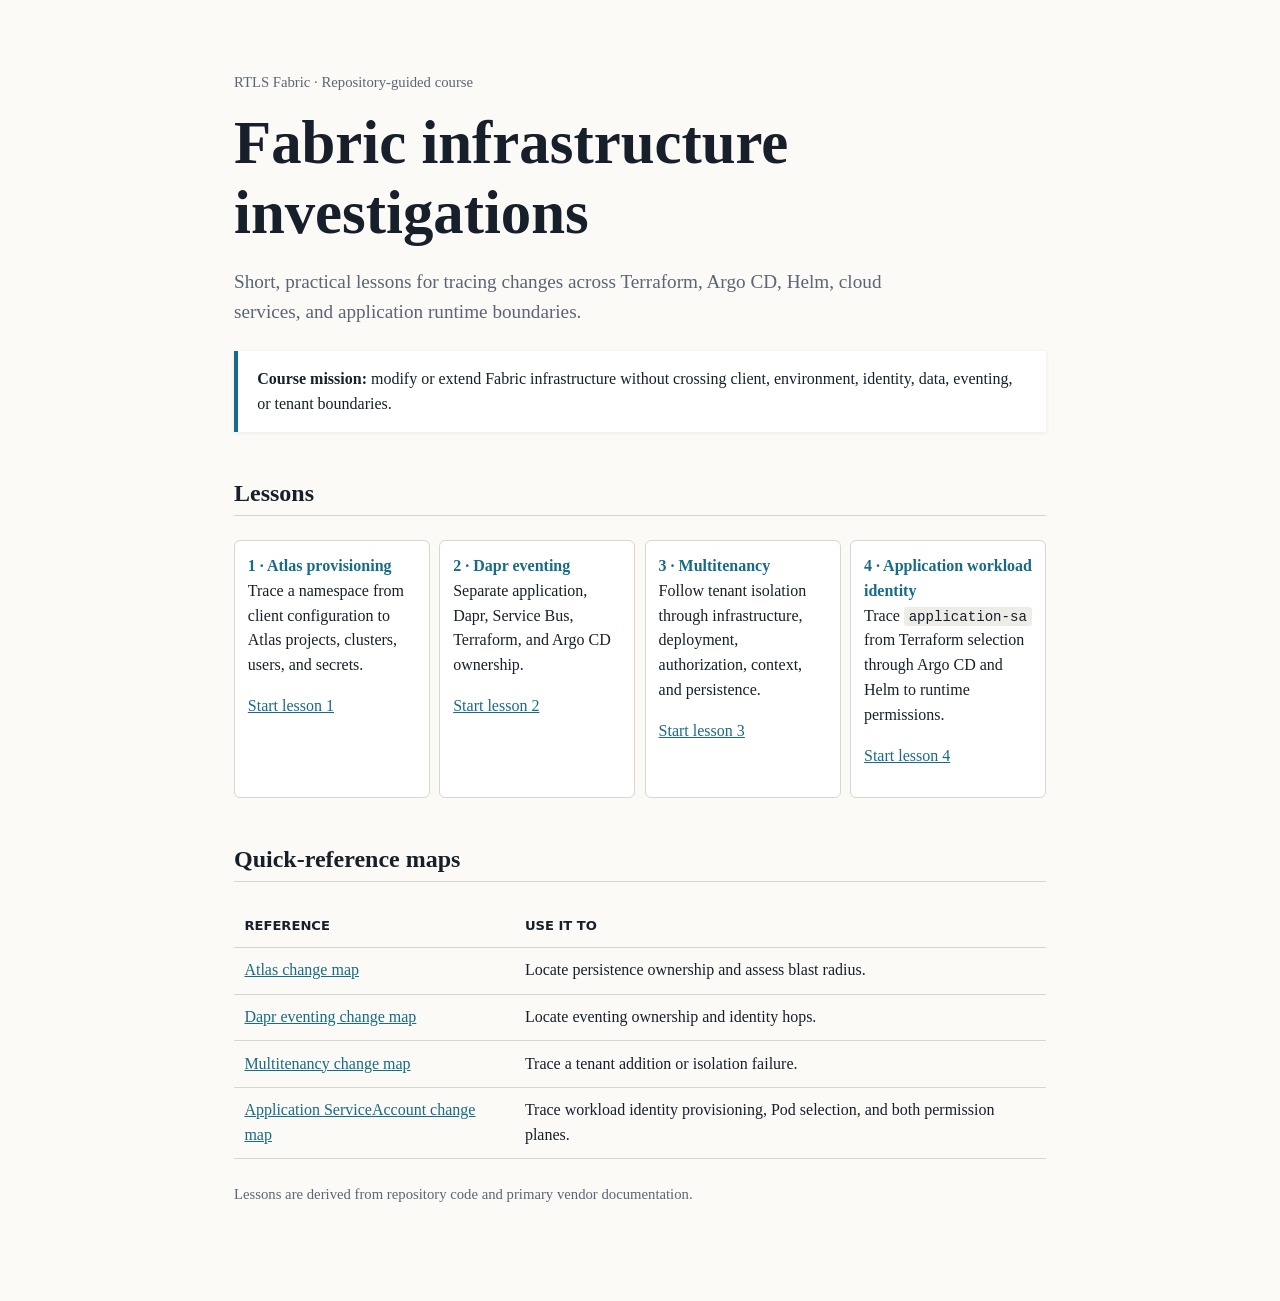
<file: index.html>
<!doctype html>
<html lang="en">
<head>
  <meta charset="utf-8">
  <meta name="viewport" content="width=device-width, initial-scale=1">
  <meta name="description" content="Repository-grounded lessons for safely changing RTLS Fabric infrastructure.">
  <title>RTLS Fabric investigations</title>
  <link rel="stylesheet" href="assets/course.css">
</head>
<body>
<main>
  <p class="fine">RTLS Fabric · Repository-guided course</p>
  <h1>Fabric infrastructure investigations</h1>
  <p class="lede">Short, practical lessons for tracing changes across Terraform, Argo CD, Helm, cloud services, and application runtime boundaries.</p>

  <div class="callout">
    <strong>Course mission:</strong> modify or extend Fabric infrastructure without crossing client, environment, identity, data, eventing, or tenant boundaries.
  </div>

  <h2>Lessons</h2>
  <div class="flow">
    <div>
      <strong>1 · Atlas provisioning</strong>
      Trace a namespace from client configuration to Atlas projects, clusters, users, and secrets.
      <p><a href="lessons/0001-trace-atlas-provisioning.html">Start lesson 1</a></p>
    </div>
    <div>
      <strong>2 · Dapr eventing</strong>
      Separate application, Dapr, Service Bus, Terraform, and Argo CD ownership.
      <p><a href="lessons/0002-dapr-eventing-architecture.html">Start lesson 2</a></p>
    </div>
    <div>
      <strong>3 · Multitenancy</strong>
      Follow tenant isolation through infrastructure, deployment, authorization, context, and persistence.
      <p><a href="lessons/0003-multitenancy-across-fabric.html">Start lesson 3</a></p>
    </div>
    <div>
      <strong>4 · Application workload identity</strong>
      Trace <code>application-sa</code> from Terraform selection through Argo CD and Helm to runtime permissions.
      <p><a href="lessons/0004-application-service-account.html">Start lesson 4</a></p>
    </div>
  </div>

  <h2>Quick-reference maps</h2>
  <table>
    <thead><tr><th>Reference</th><th>Use it to</th></tr></thead>
    <tbody>
      <tr><td><a href="reference/atlas-change-map.html">Atlas change map</a></td><td>Locate persistence ownership and assess blast radius.</td></tr>
      <tr><td><a href="reference/dapr-eventing-change-map.html">Dapr eventing change map</a></td><td>Locate eventing ownership and identity hops.</td></tr>
      <tr><td><a href="reference/multitenancy-change-map.html">Multitenancy change map</a></td><td>Trace a tenant addition or isolation failure.</td></tr>
      <tr><td><a href="reference/application-service-account-change-map.html">Application ServiceAccount change map</a></td><td>Trace workload identity provisioning, Pod selection, and both permission planes.</td></tr>
    </tbody>
  </table>

  <p class="fine">Lessons are derived from repository code and primary vendor documentation.</p>
</main>
</body>
</html>
</file>
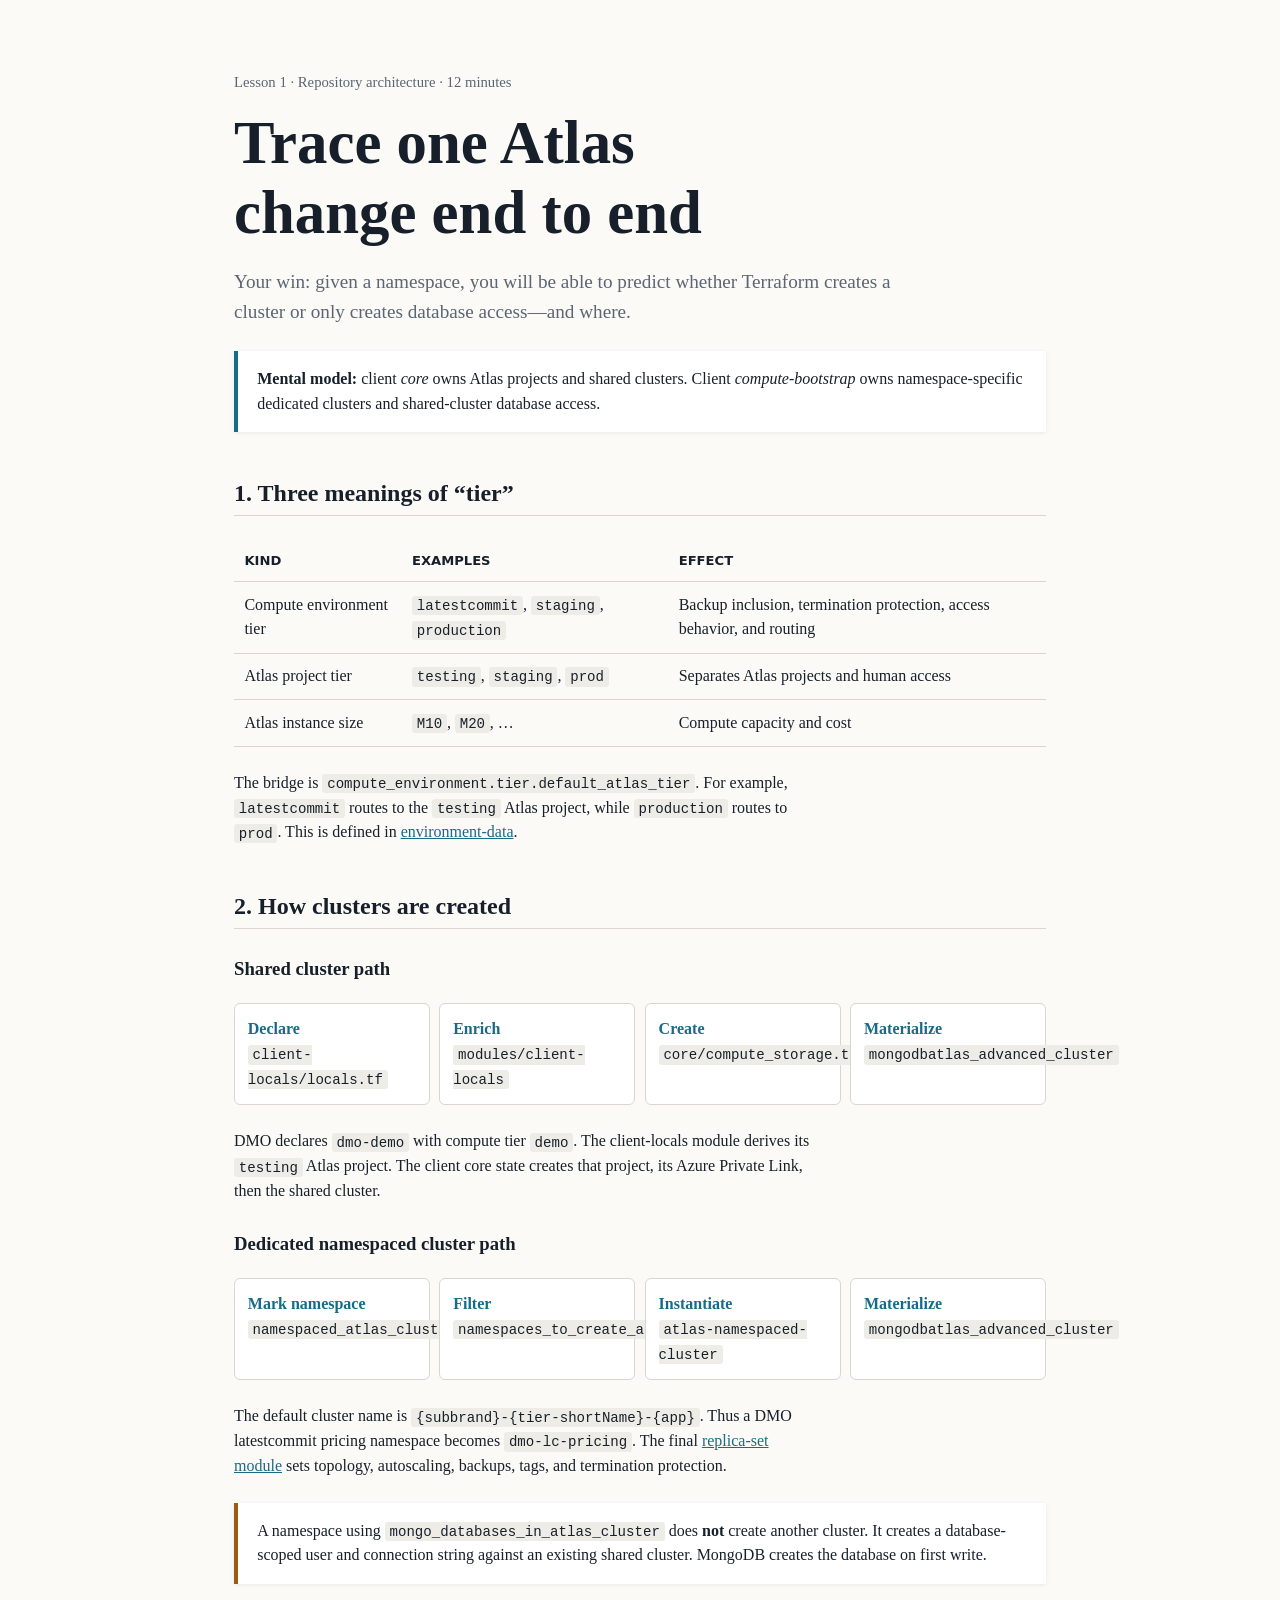
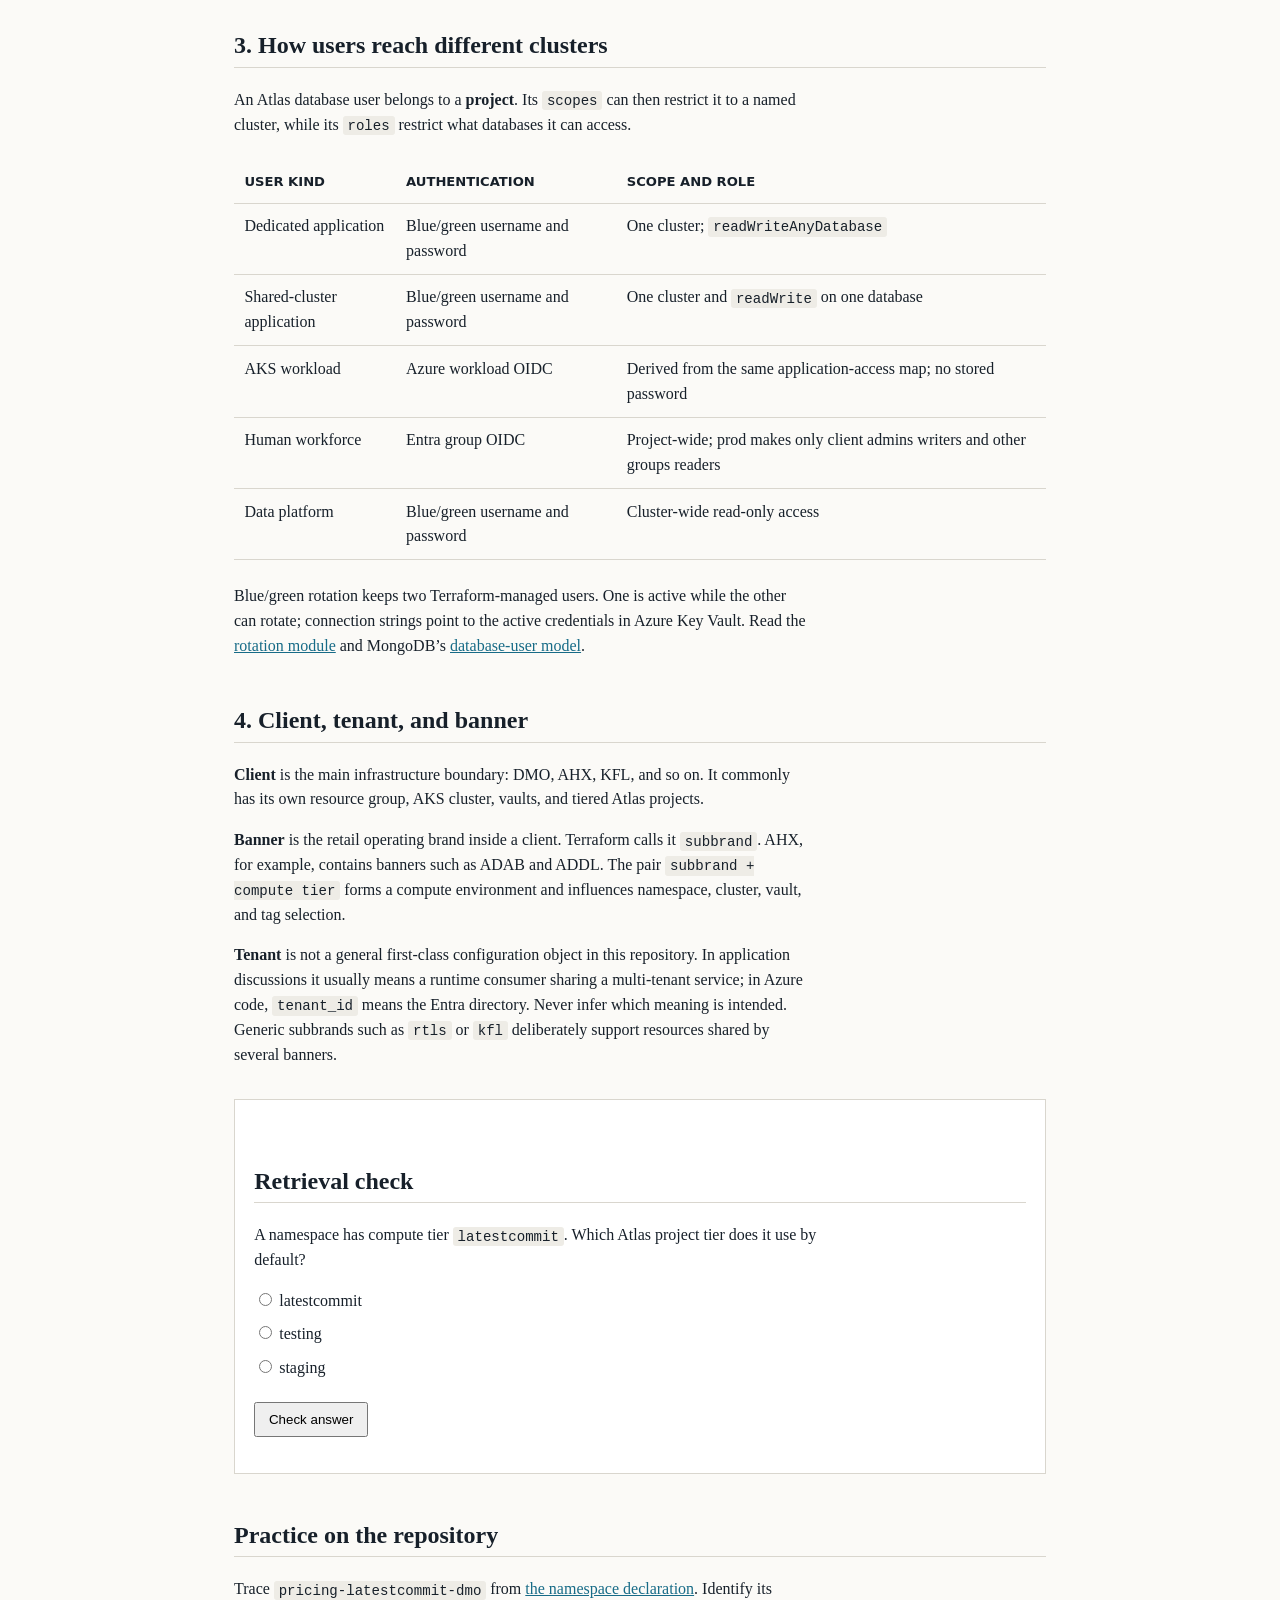
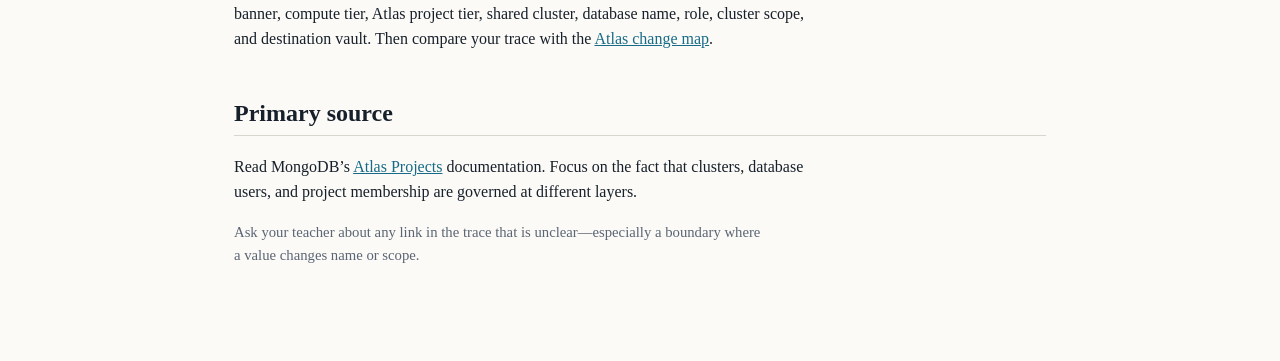
<file: lessons/0001-trace-atlas-provisioning.html>
<!doctype html>
<html lang="en">
<head>
  <meta charset="utf-8">
  <meta name="viewport" content="width=device-width, initial-scale=1">
  <title>Trace Atlas provisioning in Fabric</title>
  <link rel="stylesheet" href="../assets/course.css">
</head>
<body>
<main>
  <p class="fine">Lesson 1 · Repository architecture · 12 minutes</p>
  <h1>Trace one Atlas change end to end</h1>
  <p class="lede">Your win: given a namespace, you will be able to predict whether Terraform creates a cluster or only creates database access—and where.</p>

  <div class="callout">
    <strong>Mental model:</strong> client <em>core</em> owns Atlas projects and shared clusters.
    Client <em>compute-bootstrap</em> owns namespace-specific dedicated clusters and shared-cluster database access.
  </div>

  <h2>1. Three meanings of “tier”</h2>
  <table>
    <thead><tr><th>Kind</th><th>Examples</th><th>Effect</th></tr></thead>
    <tbody>
      <tr><td>Compute environment tier</td><td><code>latestcommit</code>, <code>staging</code>, <code>production</code></td><td>Backup inclusion, termination protection, access behavior, and routing</td></tr>
      <tr><td>Atlas project tier</td><td><code>testing</code>, <code>staging</code>, <code>prod</code></td><td>Separates Atlas projects and human access</td></tr>
      <tr><td>Atlas instance size</td><td><code>M10</code>, <code>M20</code>, …</td><td>Compute capacity and cost</td></tr>
    </tbody>
  </table>
  <p>The bridge is <code>compute_environment.tier.default_atlas_tier</code>. For example, <code>latestcommit</code> routes to the <code>testing</code> Atlas project, while <code>production</code> routes to <code>prod</code>. This is defined in <a href="https://github.com/owg-digital/rtls-fabric-infrastructure/blob/main/tf/modules/environment-data/locals.tf">environment-data</a>.</p>

  <h2>2. How clusters are created</h2>
  <h3>Shared cluster path</h3>
  <div class="flow">
    <div><strong>Declare</strong><code>client-locals/locals.tf</code></div>
    <div><strong>Enrich</strong><code>modules/client-locals</code></div>
    <div><strong>Create</strong><code>core/compute_storage.tf</code></div>
    <div><strong>Materialize</strong><code>mongodbatlas_advanced_cluster</code></div>
  </div>
  <p>DMO declares <code>dmo-demo</code> with compute tier <code>demo</code>. The client-locals module derives its <code>testing</code> Atlas project. The client core state creates that project, its Azure Private Link, then the shared cluster.</p>

  <h3>Dedicated namespaced cluster path</h3>
  <div class="flow">
    <div><strong>Mark namespace</strong><code>namespaced_atlas_cluster</code></div>
    <div><strong>Filter</strong><code>namespaces_to_create_atlas_persistence</code></div>
    <div><strong>Instantiate</strong><code>atlas-namespaced-cluster</code></div>
    <div><strong>Materialize</strong><code>mongodbatlas_advanced_cluster</code></div>
  </div>
  <p>The default cluster name is <code>{subbrand}-{tier-shortName}-{app}</code>. Thus a DMO latestcommit pricing namespace becomes <code>dmo-lc-pricing</code>. The final <a href="https://github.com/owg-digital/rtls-fabric-infrastructure/blob/main/tf/modules/compute/mongodb-atlas/atlas-replicaset/main.tf">replica-set module</a> sets topology, autoscaling, backups, tags, and termination protection.</p>

  <div class="callout warning">
    A namespace using <code>mongo_databases_in_atlas_cluster</code> does <strong>not</strong> create another cluster.
    It creates a database-scoped user and connection string against an existing shared cluster. MongoDB creates the database on first write.
  </div>

  <h2>3. How users reach different clusters</h2>
  <p>An Atlas database user belongs to a <strong>project</strong>. Its <code>scopes</code> can then restrict it to a named cluster, while its <code>roles</code> restrict what databases it can access.</p>
  <table>
    <thead><tr><th>User kind</th><th>Authentication</th><th>Scope and role</th></tr></thead>
    <tbody>
      <tr><td>Dedicated application</td><td>Blue/green username and password</td><td>One cluster; <code>readWriteAnyDatabase</code></td></tr>
      <tr><td>Shared-cluster application</td><td>Blue/green username and password</td><td>One cluster and <code>readWrite</code> on one database</td></tr>
      <tr><td>AKS workload</td><td>Azure workload OIDC</td><td>Derived from the same application-access map; no stored password</td></tr>
      <tr><td>Human workforce</td><td>Entra group OIDC</td><td>Project-wide; prod makes only client admins writers and other groups readers</td></tr>
      <tr><td>Data platform</td><td>Blue/green username and password</td><td>Cluster-wide read-only access</td></tr>
    </tbody>
  </table>
  <p>Blue/green rotation keeps two Terraform-managed users. One is active while the other can rotate; connection strings point to the active credentials in Azure Key Vault. Read the <a href="https://github.com/owg-digital/rtls-fabric-infrastructure/blob/main/tf/modules/compute/mongodb-atlas/atlas-blue-green-user/main.tf">rotation module</a> and MongoDB’s <a href="https://www.mongodb.com/docs/atlas/security-add-mongodb-users/">database-user model</a>.</p>

  <h2>4. Client, tenant, and banner</h2>
  <p><strong>Client</strong> is the main infrastructure boundary: DMO, AHX, KFL, and so on. It commonly has its own resource group, AKS cluster, vaults, and tiered Atlas projects.</p>
  <p><strong>Banner</strong> is the retail operating brand inside a client. Terraform calls it <code>subbrand</code>. AHX, for example, contains banners such as ADAB and ADDL. The pair <code>subbrand + compute tier</code> forms a compute environment and influences namespace, cluster, vault, and tag selection.</p>
  <p><strong>Tenant</strong> is not a general first-class configuration object in this repository. In application discussions it usually means a runtime consumer sharing a multi-tenant service; in Azure code, <code>tenant_id</code> means the Entra directory. Never infer which meaning is intended. Generic subbrands such as <code>rtls</code> or <code>kfl</code> deliberately support resources shared by several banners.</p>

  <section class="quiz" data-quiz
    data-correct-feedback="Correct. The compute tier selects the Atlas project tier."
    data-wrong-feedback="Not quite. Follow default_atlas_tier from the compute tier.">
    <h2>Retrieval check</h2>
    <p>A namespace has compute tier <code>latestcommit</code>. Which Atlas project tier does it use by default?</p>
    <label><input type="radio" name="q1"> latestcommit</label>
    <label><input type="radio" name="q1" data-correct="true"> testing&nbsp;&nbsp;&nbsp;&nbsp;&nbsp;&nbsp;</label>
    <label><input type="radio" name="q1"> staging&nbsp;&nbsp;&nbsp;&nbsp;&nbsp;&nbsp;</label>
    <button type="button">Check answer</button>
    <p class="feedback" aria-live="polite"></p>
  </section>

  <h2>Practice on the repository</h2>
  <p>Trace <code>pricing-latestcommit-dmo</code> from <a href="https://github.com/owg-digital/rtls-fabric-infrastructure/blob/main/tf/prod/ie-db/dmo/compute-bootstrap/locals.tf">the namespace declaration</a>. Identify its banner, compute tier, Atlas project tier, shared cluster, database name, role, cluster scope, and destination vault. Then compare your trace with the <a href="../reference/atlas-change-map.html">Atlas change map</a>.</p>

  <h2>Primary source</h2>
  <p>Read MongoDB’s <a href="https://www.mongodb.com/docs/atlas/tutorial/manage-projects/">Atlas Projects</a> documentation. Focus on the fact that clusters, database users, and project membership are governed at different layers.</p>
  <p class="fine">Ask your teacher about any link in the trace that is unclear—especially a boundary where a value changes name or scope.</p>
</main>
<script src="../assets/quiz.js"></script>
</body>
</html>
</file>
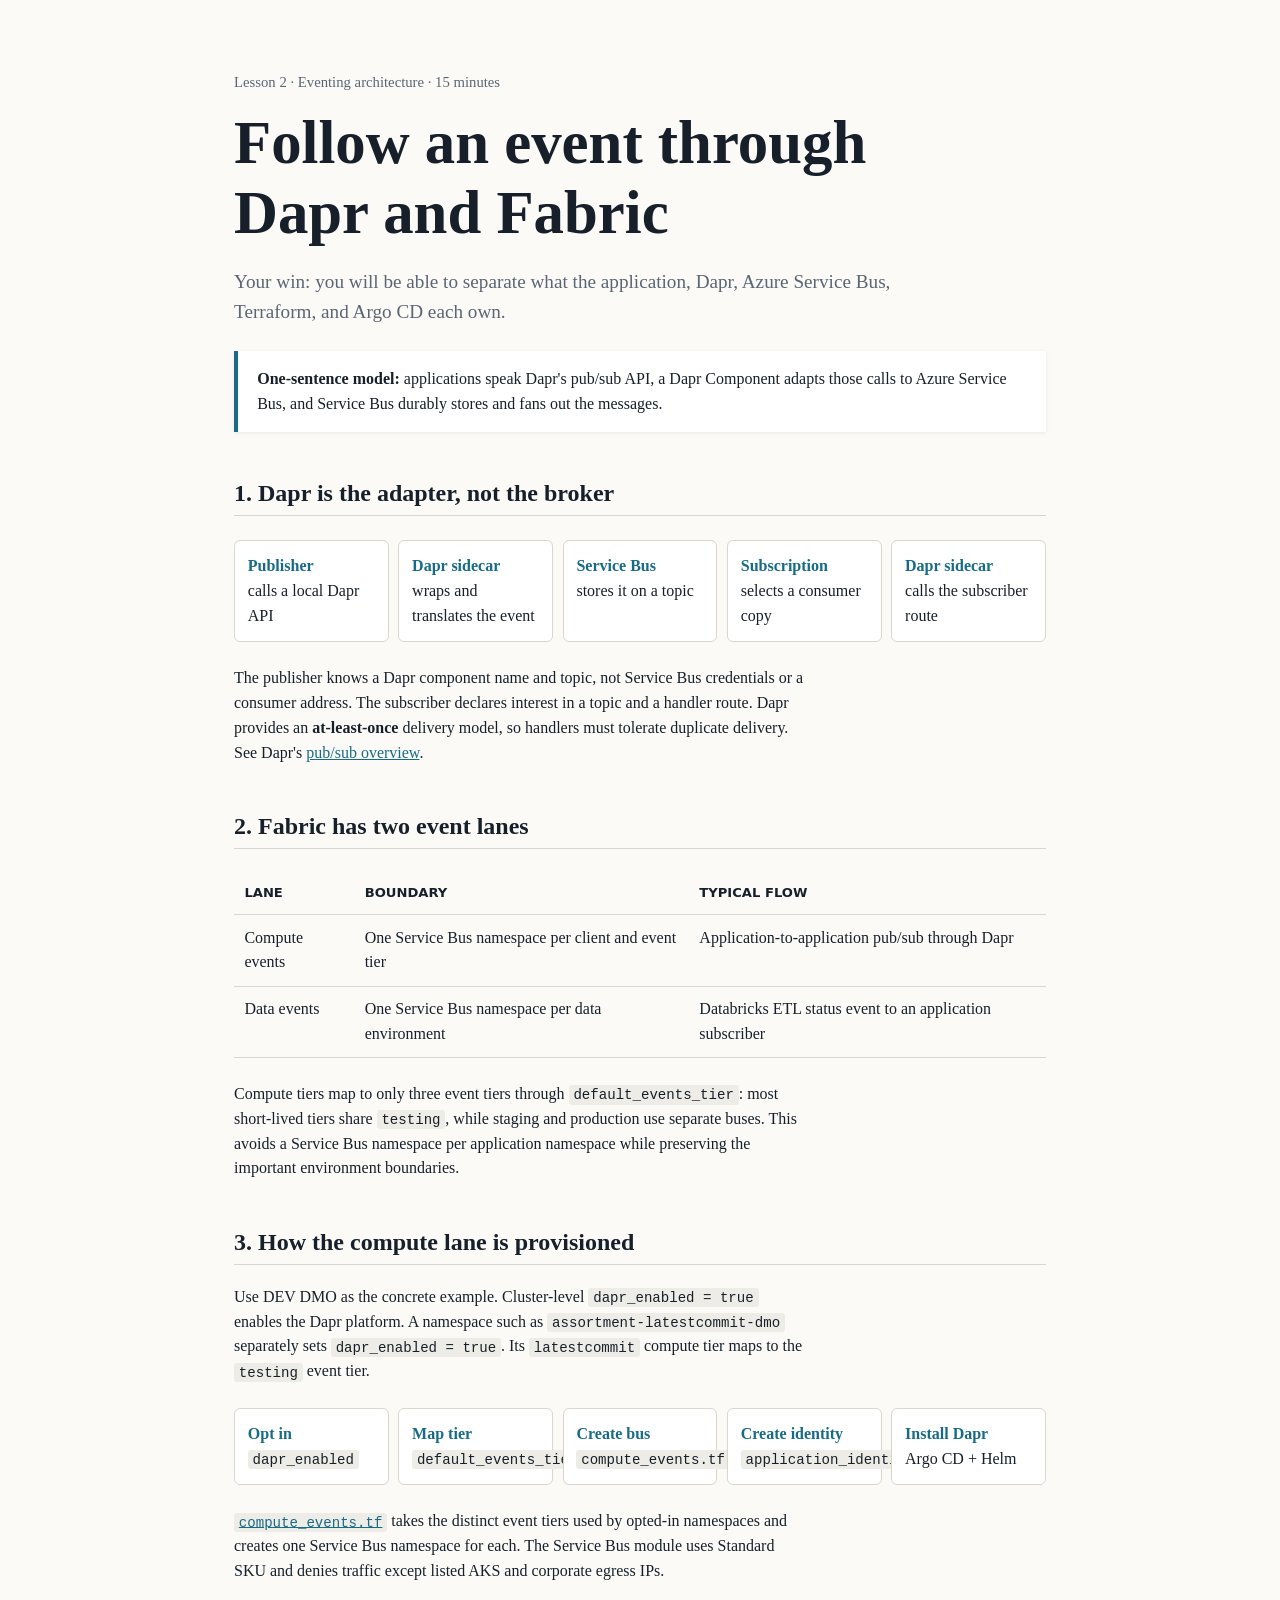
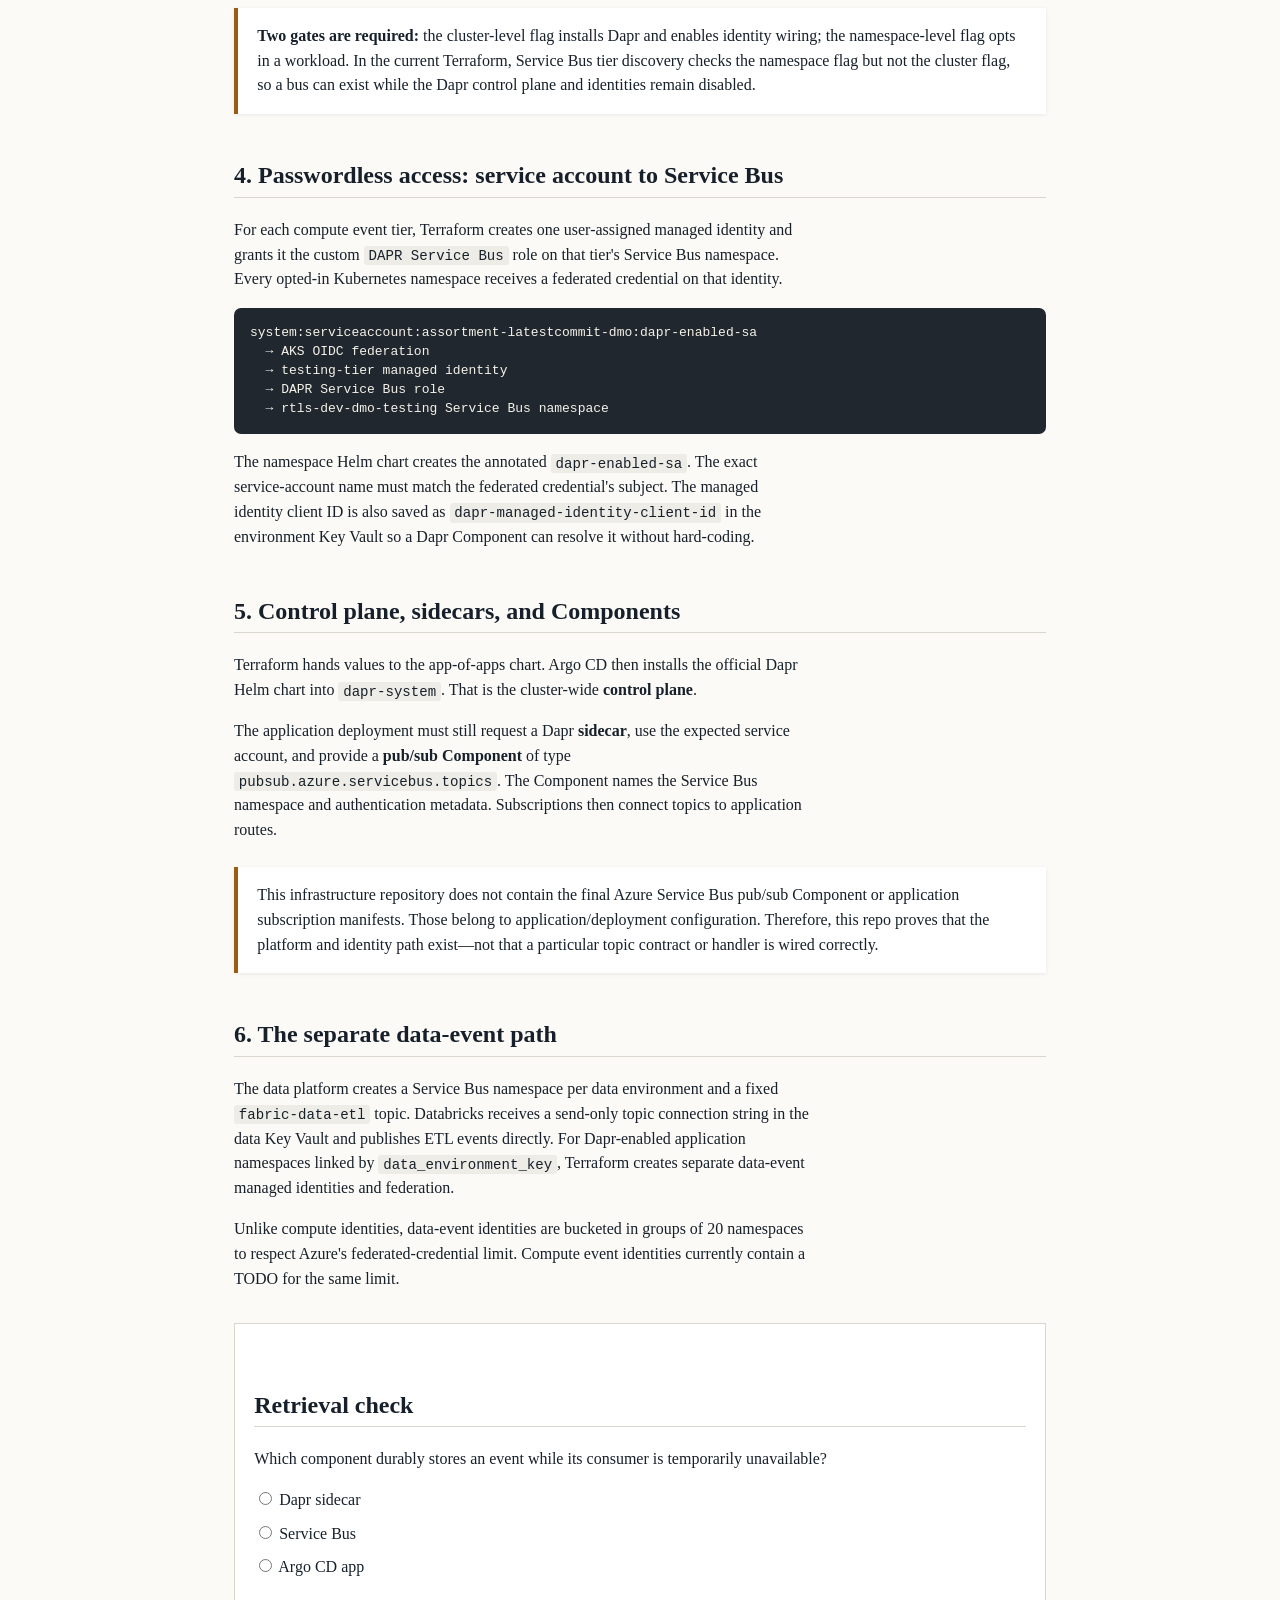
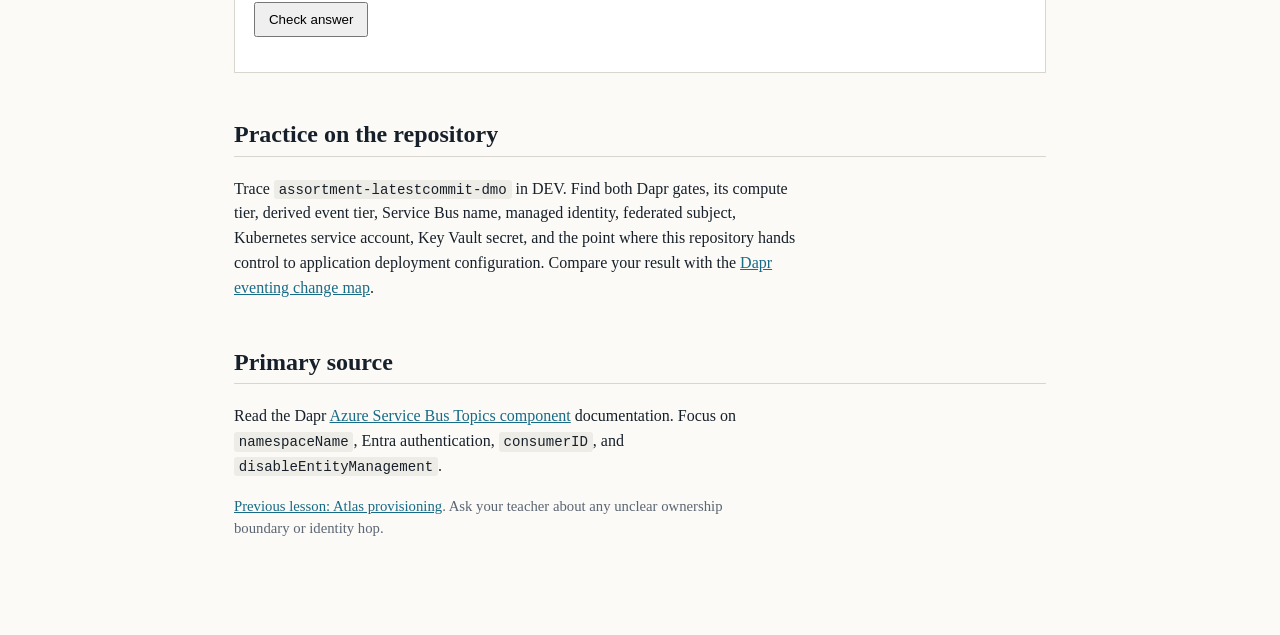
<file: lessons/0002-dapr-eventing-architecture.html>
<!doctype html>
<html lang="en">
<head>
  <meta charset="utf-8">
  <meta name="viewport" content="width=device-width, initial-scale=1">
  <title>Dapr in Fabric eventing</title>
  <link rel="stylesheet" href="../assets/course.css">
</head>
<body>
<main>
  <p class="fine">Lesson 2 · Eventing architecture · 15 minutes</p>
  <h1>Follow an event through Dapr and Fabric</h1>
  <p class="lede">Your win: you will be able to separate what the application, Dapr, Azure Service Bus, Terraform, and Argo CD each own.</p>

  <div class="callout">
    <strong>One-sentence model:</strong> applications speak Dapr's pub/sub API, a Dapr Component adapts those calls to Azure Service Bus, and Service Bus durably stores and fans out the messages.
  </div>

  <h2>1. Dapr is the adapter, not the broker</h2>
  <div class="flow">
    <div><strong>Publisher</strong>calls a local Dapr API</div>
    <div><strong>Dapr sidecar</strong>wraps and translates the event</div>
    <div><strong>Service Bus</strong>stores it on a topic</div>
    <div><strong>Subscription</strong>selects a consumer copy</div>
    <div><strong>Dapr sidecar</strong>calls the subscriber route</div>
  </div>
  <p>The publisher knows a Dapr component name and topic, not Service Bus credentials or a consumer address. The subscriber declares interest in a topic and a handler route. Dapr provides an <strong>at-least-once</strong> delivery model, so handlers must tolerate duplicate delivery. See Dapr's <a href="https://docs.dapr.io/developing-applications/building-blocks/pubsub/pubsub-overview/">pub/sub overview</a>.</p>

  <h2>2. Fabric has two event lanes</h2>
  <table>
    <thead><tr><th>Lane</th><th>Boundary</th><th>Typical flow</th></tr></thead>
    <tbody>
      <tr><td>Compute events</td><td>One Service Bus namespace per client and event tier</td><td>Application-to-application pub/sub through Dapr</td></tr>
      <tr><td>Data events</td><td>One Service Bus namespace per data environment</td><td>Databricks ETL status event to an application subscriber</td></tr>
    </tbody>
  </table>
  <p>Compute tiers map to only three event tiers through <code>default_events_tier</code>: most short-lived tiers share <code>testing</code>, while staging and production use separate buses. This avoids a Service Bus namespace per application namespace while preserving the important environment boundaries.</p>

  <h2>3. How the compute lane is provisioned</h2>
  <p>Use DEV DMO as the concrete example. Cluster-level <code>dapr_enabled = true</code> enables the Dapr platform. A namespace such as <code>assortment-latestcommit-dmo</code> separately sets <code>dapr_enabled = true</code>. Its <code>latestcommit</code> compute tier maps to the <code>testing</code> event tier.</p>

  <div class="flow">
    <div><strong>Opt in</strong><code>dapr_enabled</code></div>
    <div><strong>Map tier</strong><code>default_events_tier</code></div>
    <div><strong>Create bus</strong><code>compute_events.tf</code></div>
    <div><strong>Create identity</strong><code>application_identities.tf</code></div>
    <div><strong>Install Dapr</strong>Argo CD + Helm</div>
  </div>

  <p><a href="https://github.com/owg-digital/rtls-fabric-infrastructure/blob/main/tf/dev/ie-db/dmo/compute-bootstrap/compute_events.tf"><code>compute_events.tf</code></a> takes the distinct event tiers used by opted-in namespaces and creates one Service Bus namespace for each. The Service Bus module uses Standard SKU and denies traffic except listed AKS and corporate egress IPs.</p>

  <div class="callout warning">
    <strong>Two gates are required:</strong> the cluster-level flag installs Dapr and enables identity wiring;
    the namespace-level flag opts in a workload. In the current Terraform, Service Bus tier discovery checks the
    namespace flag but not the cluster flag, so a bus can exist while the Dapr control plane and identities remain disabled.
  </div>

  <h2>4. Passwordless access: service account to Service Bus</h2>
  <p>For each compute event tier, Terraform creates one user-assigned managed identity and grants it the custom <code>DAPR Service Bus</code> role on that tier's Service Bus namespace. Every opted-in Kubernetes namespace receives a federated credential on that identity.</p>
  <pre>system:serviceaccount:assortment-latestcommit-dmo:dapr-enabled-sa
  → AKS OIDC federation
  → testing-tier managed identity
  → DAPR Service Bus role
  → rtls-dev-dmo-testing Service Bus namespace</pre>
  <p>The namespace Helm chart creates the annotated <code>dapr-enabled-sa</code>. The exact service-account name must match the federated credential's subject. The managed identity client ID is also saved as <code>dapr-managed-identity-client-id</code> in the environment Key Vault so a Dapr Component can resolve it without hard-coding.</p>

  <h2>5. Control plane, sidecars, and Components</h2>
  <p>Terraform hands values to the app-of-apps chart. Argo CD then installs the official Dapr Helm chart into <code>dapr-system</code>. That is the cluster-wide <strong>control plane</strong>.</p>
  <p>The application deployment must still request a Dapr <strong>sidecar</strong>, use the expected service account, and provide a <strong>pub/sub Component</strong> of type <code>pubsub.azure.servicebus.topics</code>. The Component names the Service Bus namespace and authentication metadata. Subscriptions then connect topics to application routes.</p>

  <div class="callout warning">
    This infrastructure repository does not contain the final Azure Service Bus pub/sub Component or application subscription manifests.
    Those belong to application/deployment configuration. Therefore, this repo proves that the platform and identity path exist—not that a particular topic contract or handler is wired correctly.
  </div>

  <h2>6. The separate data-event path</h2>
  <p>The data platform creates a Service Bus namespace per data environment and a fixed <code>fabric-data-etl</code> topic. Databricks receives a send-only topic connection string in the data Key Vault and publishes ETL events directly. For Dapr-enabled application namespaces linked by <code>data_environment_key</code>, Terraform creates separate data-event managed identities and federation.</p>
  <p>Unlike compute identities, data-event identities are bucketed in groups of 20 namespaces to respect Azure's federated-credential limit. Compute event identities currently contain a TODO for the same limit.</p>

  <section class="quiz" data-quiz
    data-correct-feedback="Correct. Service Bus is the durable broker; Dapr is the API and adapter."
    data-wrong-feedback="Not quite. Separate the application API layer from the durable message broker.">
    <h2>Retrieval check</h2>
    <p>Which component durably stores an event while its consumer is temporarily unavailable?</p>
    <label><input type="radio" name="q1"> Dapr sidecar&nbsp;&nbsp;&nbsp;</label>
    <label><input type="radio" name="q1" data-correct="true"> Service Bus&nbsp;&nbsp;&nbsp;&nbsp;</label>
    <label><input type="radio" name="q1"> Argo CD app&nbsp;&nbsp;&nbsp;</label>
    <button type="button">Check answer</button>
    <p class="feedback" aria-live="polite"></p>
  </section>

  <h2>Practice on the repository</h2>
  <p>Trace <code>assortment-latestcommit-dmo</code> in DEV. Find both Dapr gates, its compute tier, derived event tier, Service Bus name, managed identity, federated subject, Kubernetes service account, Key Vault secret, and the point where this repository hands control to application deployment configuration. Compare your result with the <a href="../reference/dapr-eventing-change-map.html">Dapr eventing change map</a>.</p>

  <h2>Primary source</h2>
  <p>Read the Dapr <a href="https://docs.dapr.io/reference/components-reference/supported-pubsub/setup-azure-servicebus-topics/">Azure Service Bus Topics component</a> documentation. Focus on <code>namespaceName</code>, Entra authentication, <code>consumerID</code>, and <code>disableEntityManagement</code>.</p>

  <p class="fine"><a href="0001-trace-atlas-provisioning.html">Previous lesson: Atlas provisioning</a>. Ask your teacher about any unclear ownership boundary or identity hop.</p>
</main>
<script src="../assets/quiz.js"></script>
</body>
</html>
</file>
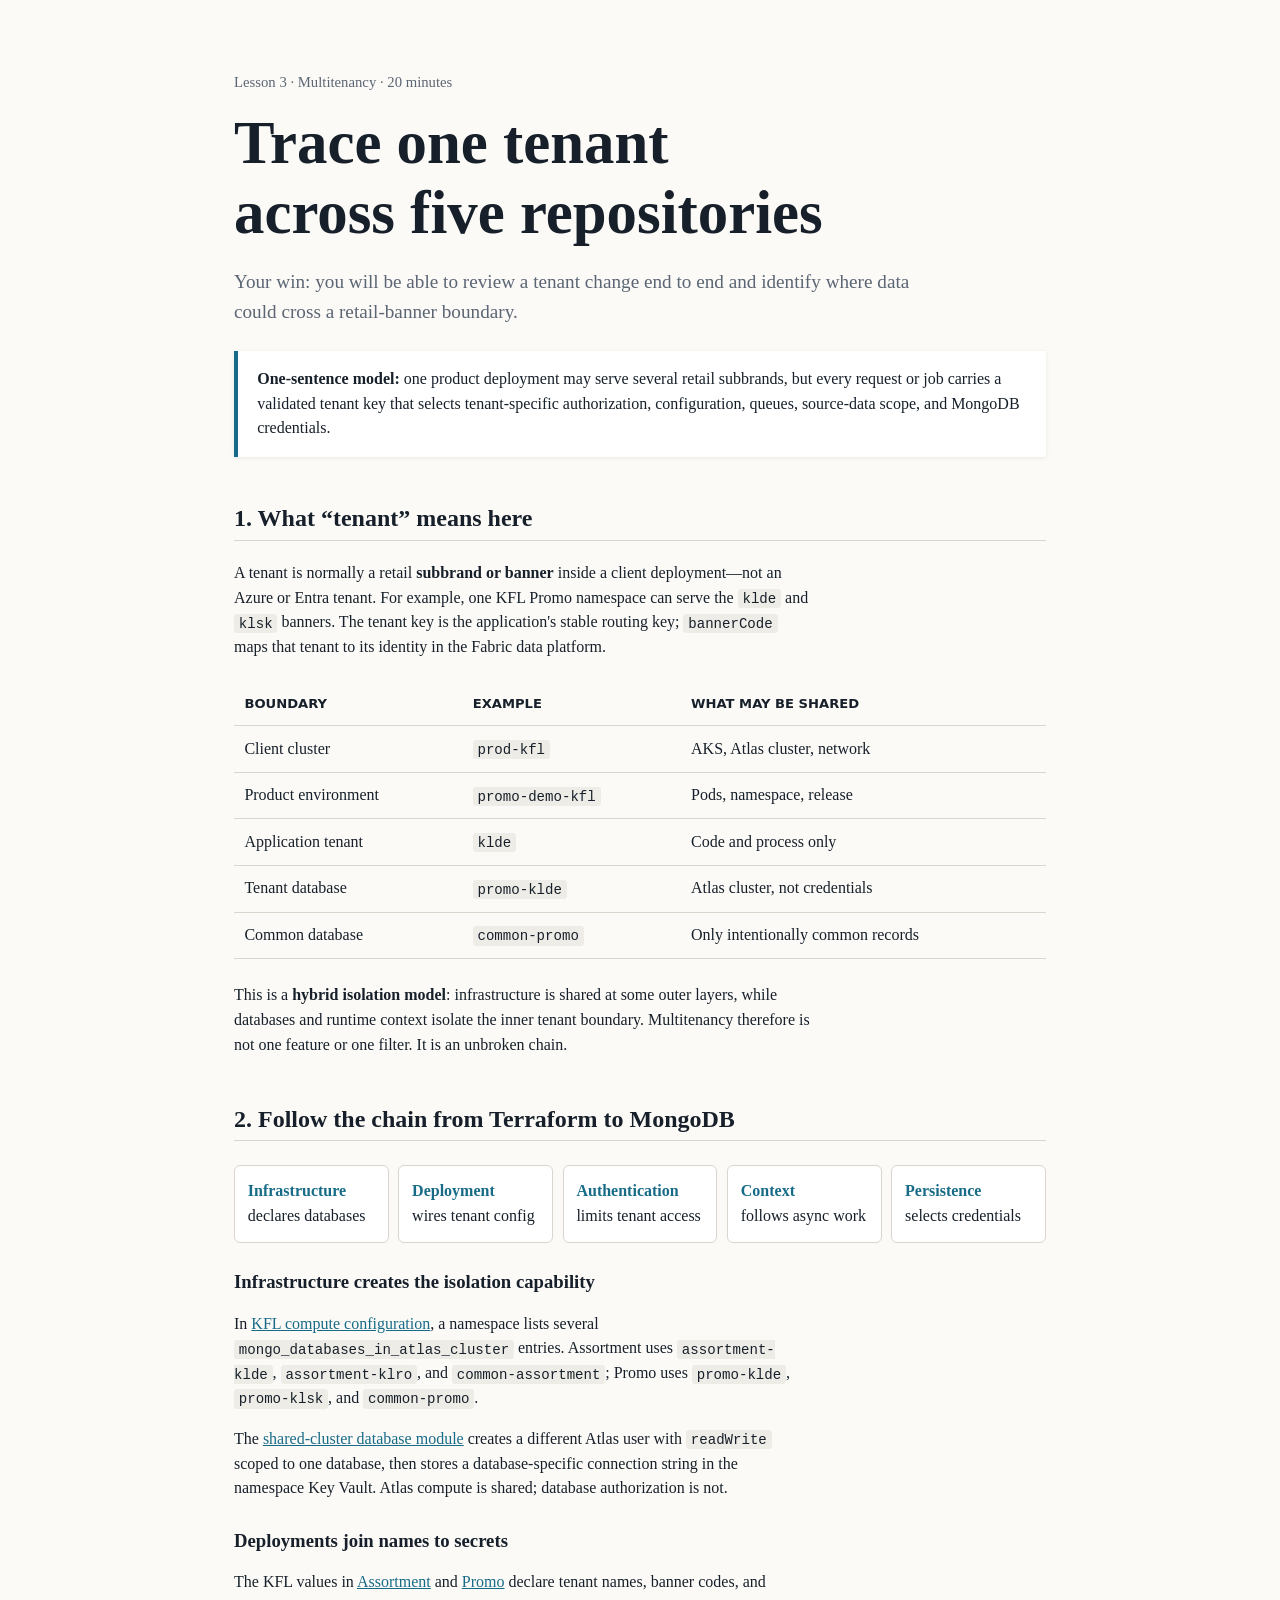
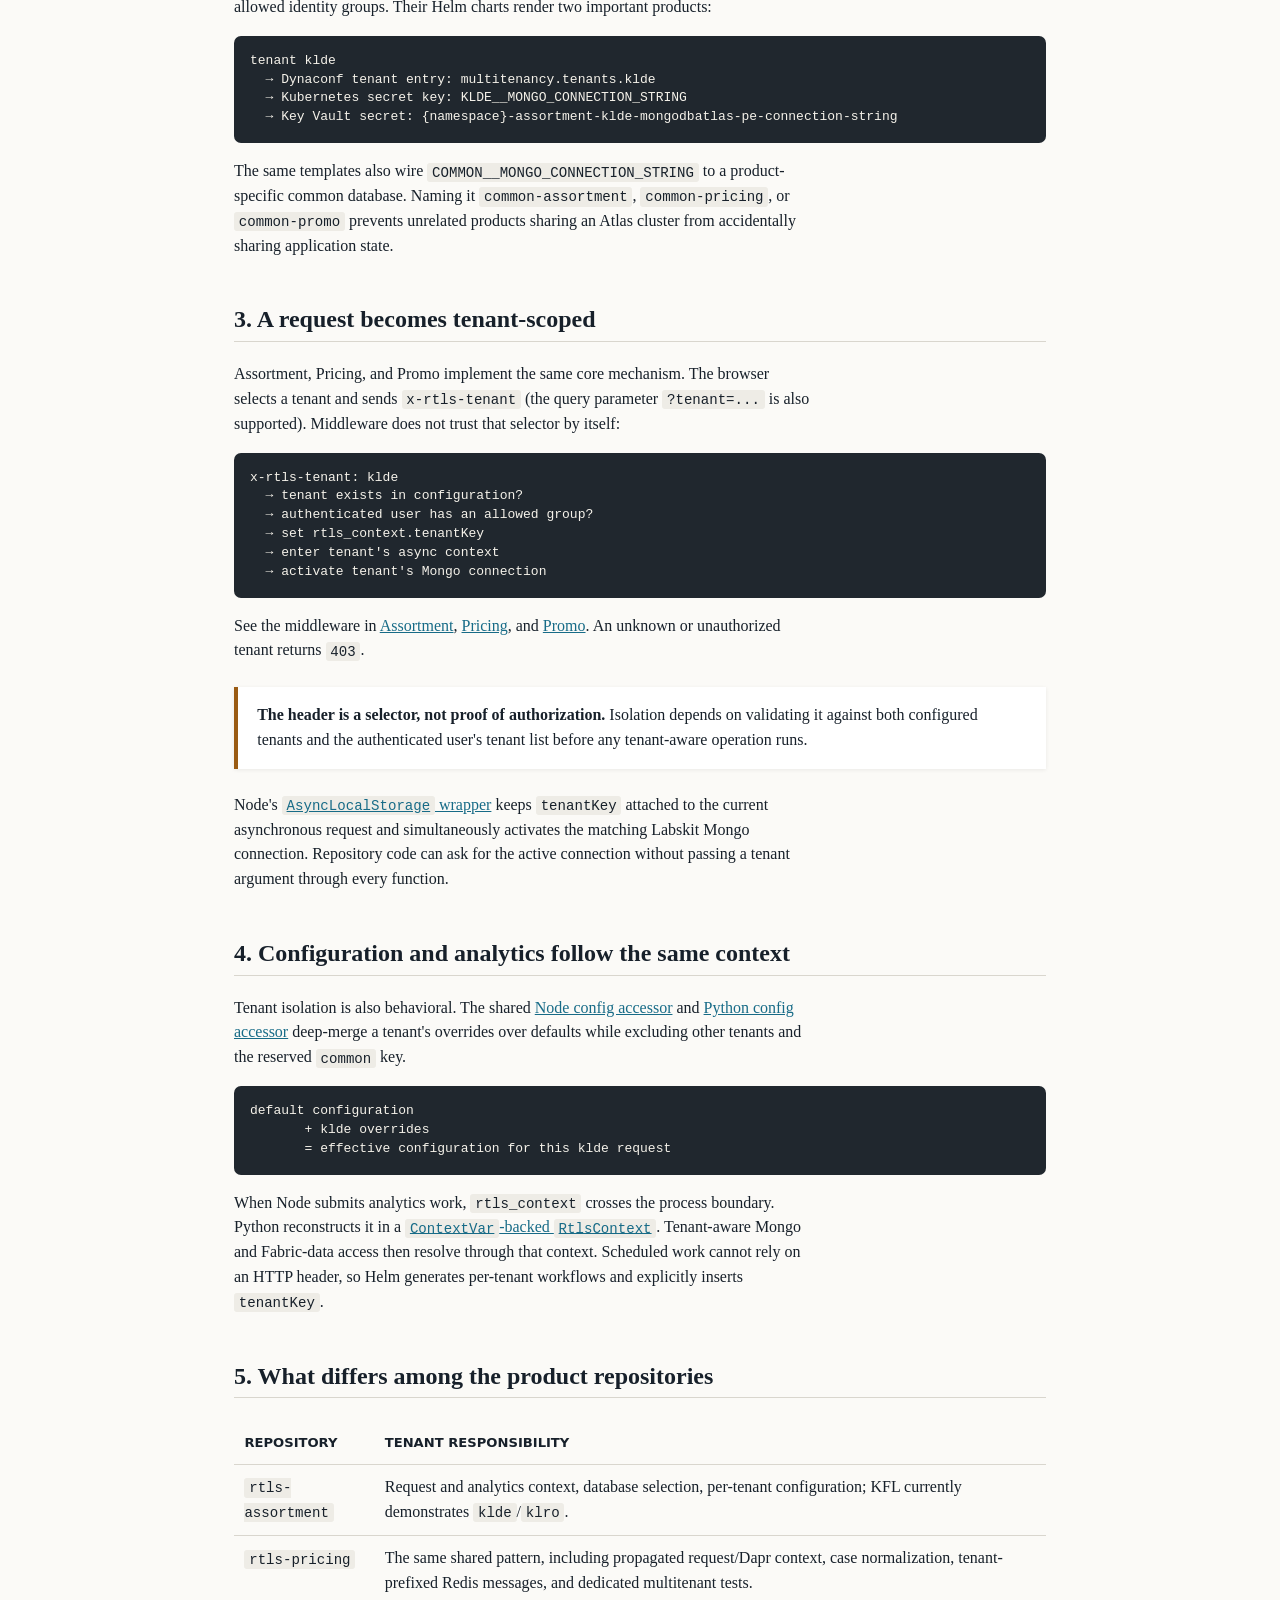
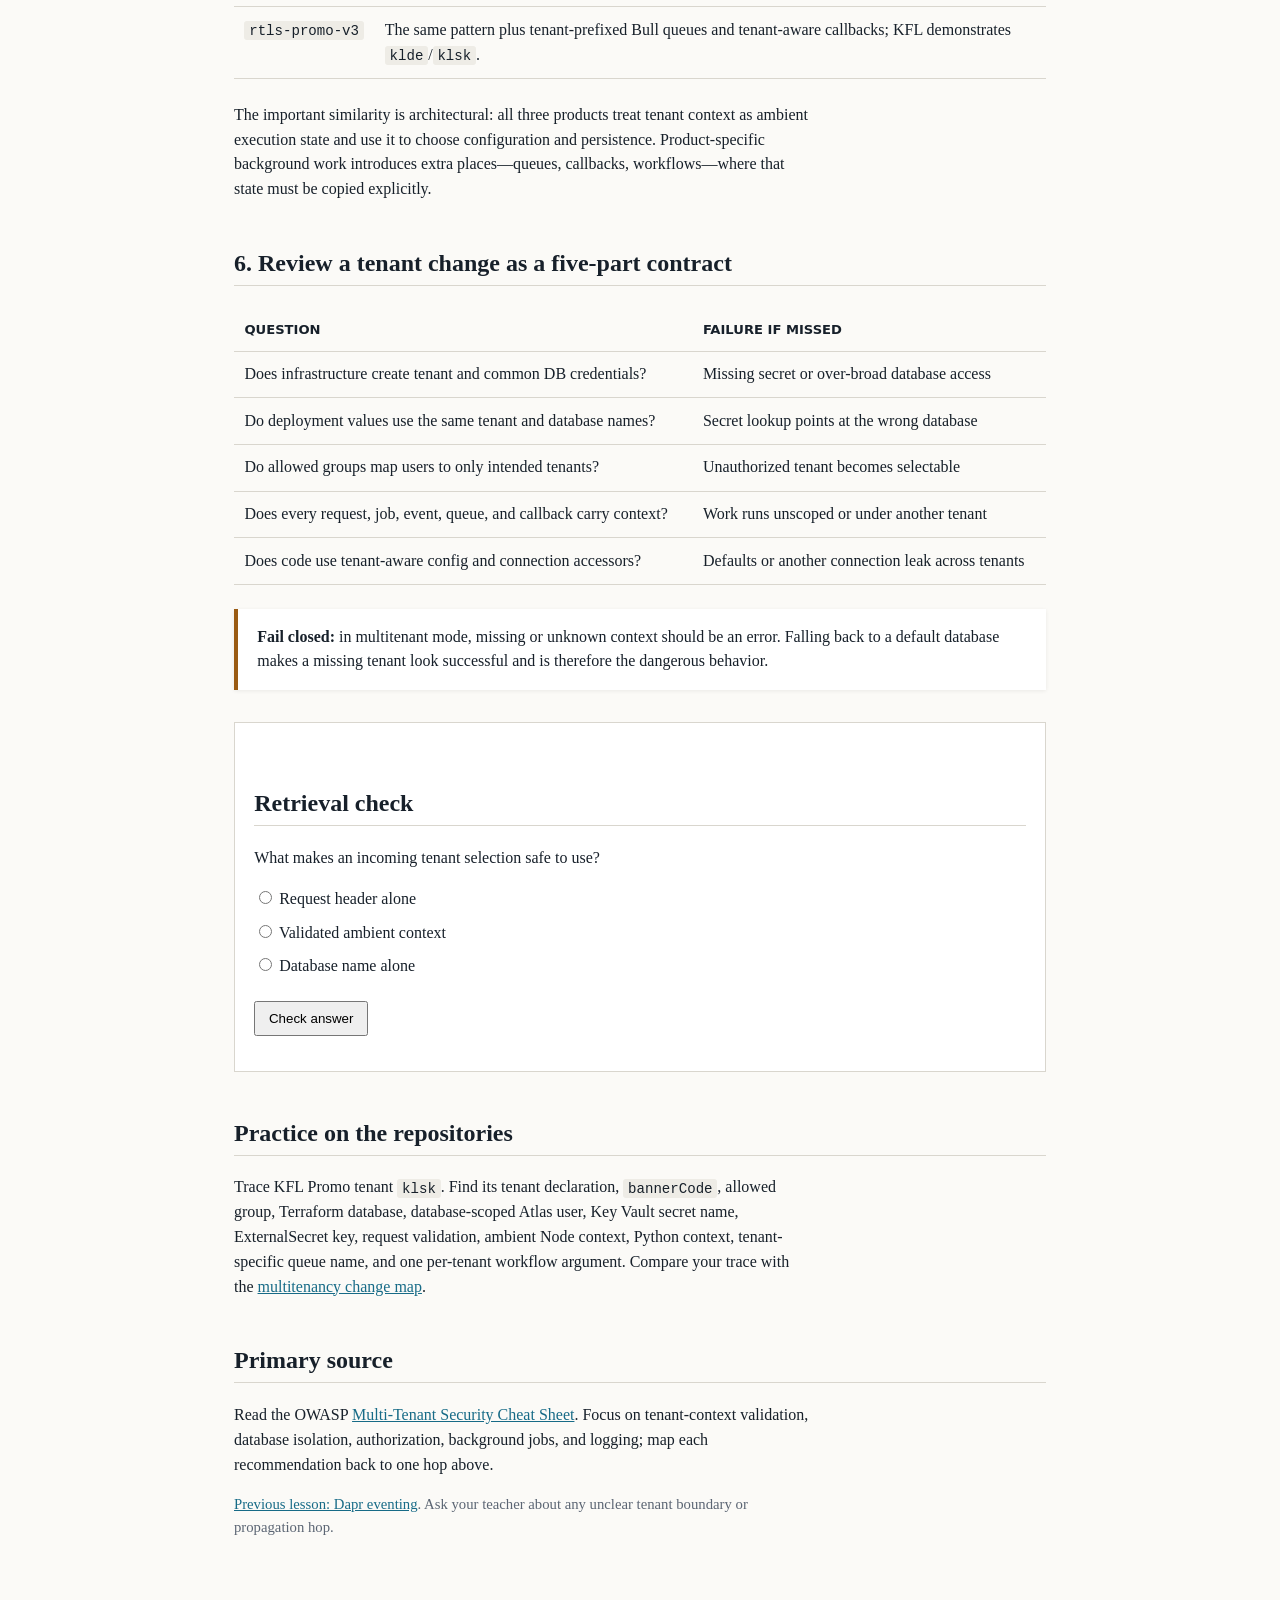
<file: lessons/0003-multitenancy-across-fabric.html>
<!doctype html>
<html lang="en">
<head>
  <meta charset="utf-8">
  <meta name="viewport" content="width=device-width, initial-scale=1">
  <title>Multitenancy across Fabric</title>
  <link rel="stylesheet" href="../assets/course.css">
</head>
<body>
<main>
  <p class="fine">Lesson 3 · Multitenancy · 20 minutes</p>
  <h1>Trace one tenant across five repositories</h1>
  <p class="lede">Your win: you will be able to review a tenant change end to end and identify where data could cross a retail-banner boundary.</p>

  <div class="callout">
    <strong>One-sentence model:</strong> one product deployment may serve several retail subbrands, but every request or job carries a validated tenant key that selects tenant-specific authorization, configuration, queues, source-data scope, and MongoDB credentials.
  </div>

  <h2>1. What “tenant” means here</h2>
  <p>A tenant is normally a retail <strong>subbrand or banner</strong> inside a client deployment—not an Azure or Entra tenant. For example, one KFL Promo namespace can serve the <code>klde</code> and <code>klsk</code> banners. The tenant key is the application's stable routing key; <code>bannerCode</code> maps that tenant to its identity in the Fabric data platform.</p>

  <table>
    <thead><tr><th>Boundary</th><th>Example</th><th>What may be shared</th></tr></thead>
    <tbody>
      <tr><td>Client cluster</td><td><code>prod-kfl</code></td><td>AKS, Atlas cluster, network</td></tr>
      <tr><td>Product environment</td><td><code>promo-demo-kfl</code></td><td>Pods, namespace, release</td></tr>
      <tr><td>Application tenant</td><td><code>klde</code></td><td>Code and process only</td></tr>
      <tr><td>Tenant database</td><td><code>promo-klde</code></td><td>Atlas cluster, not credentials</td></tr>
      <tr><td>Common database</td><td><code>common-promo</code></td><td>Only intentionally common records</td></tr>
    </tbody>
  </table>

  <p>This is a <strong>hybrid isolation model</strong>: infrastructure is shared at some outer layers, while databases and runtime context isolate the inner tenant boundary. Multitenancy therefore is not one feature or one filter. It is an unbroken chain.</p>

  <h2>2. Follow the chain from Terraform to MongoDB</h2>
  <div class="flow">
    <div><strong>Infrastructure</strong>declares databases</div>
    <div><strong>Deployment</strong>wires tenant config</div>
    <div><strong>Authentication</strong>limits tenant access</div>
    <div><strong>Context</strong>follows async work</div>
    <div><strong>Persistence</strong>selects credentials</div>
  </div>

  <h3>Infrastructure creates the isolation capability</h3>
  <p>In <a href="https://github.com/owg-digital/rtls-fabric-infrastructure/blob/main/tf/prod/ie-db/kfl/compute-bootstrap/locals.tf">KFL compute configuration</a>, a namespace lists several <code>mongo_databases_in_atlas_cluster</code> entries. Assortment uses <code>assortment-klde</code>, <code>assortment-klro</code>, and <code>common-assortment</code>; Promo uses <code>promo-klde</code>, <code>promo-klsk</code>, and <code>common-promo</code>.</p>
  <p>The <a href="https://github.com/owg-digital/rtls-fabric-infrastructure/blob/main/tf/modules/compute/mongodb-atlas/atlas-shared-cluster-database/main.tf">shared-cluster database module</a> creates a different Atlas user with <code>readWrite</code> scoped to one database, then stores a database-specific connection string in the namespace Key Vault. Atlas compute is shared; database authorization is not.</p>

  <h3>Deployments join names to secrets</h3>
  <p>The KFL values in <a href="https://github.com/owg-digital/rtls-fabric-deployments/blob/main/assortment/prod/clients/kfl/kfl.values.yaml">Assortment</a> and <a href="https://github.com/owg-digital/rtls-fabric-deployments/blob/main/promo/prod/clients/kfl/kfl.values.yaml">Promo</a> declare tenant names, banner codes, and allowed identity groups. Their Helm charts render two important products:</p>
  <pre>tenant klde
  → Dynaconf tenant entry: multitenancy.tenants.klde
  → Kubernetes secret key: KLDE__MONGO_CONNECTION_STRING
  → Key Vault secret: {namespace}-assortment-klde-mongodbatlas-pe-connection-string</pre>
  <p>The same templates also wire <code>COMMON__MONGO_CONNECTION_STRING</code> to a product-specific common database. Naming it <code>common-assortment</code>, <code>common-pricing</code>, or <code>common-promo</code> prevents unrelated products sharing an Atlas cluster from accidentally sharing application state.</p>

  <h2>3. A request becomes tenant-scoped</h2>
  <p>Assortment, Pricing, and Promo implement the same core mechanism. The browser selects a tenant and sends <code>x-rtls-tenant</code> (the query parameter <code>?tenant=...</code> is also supported). Middleware does not trust that selector by itself:</p>
  <pre>x-rtls-tenant: klde
  → tenant exists in configuration?
  → authenticated user has an allowed group?
  → set rtls_context.tenantKey
  → enter tenant's async context
  → activate tenant's Mongo connection</pre>
  <p>See the middleware in <a href="https://github.com/owg-digital/rtls-assortment/blob/main/webtool/server/src/middleware/rtls-context.js">Assortment</a>, <a href="https://github.com/owg-digital/rtls-pricing/blob/main/webtool/server/src/middleware/rtls-context.js">Pricing</a>, and <a href="https://github.com/owg-digital/rtls-promo-v3/blob/main/webtool/server/src/middleware/rtls-context.js">Promo</a>. An unknown or unauthorized tenant returns <code>403</code>.</p>

  <div class="callout warning">
    <strong>The header is a selector, not proof of authorization.</strong> Isolation depends on validating it against both configured tenants and the authenticated user's tenant list before any tenant-aware operation runs.
  </div>

  <p>Node's <a href="https://github.com/owg-digital/rtls-pricing/blob/main/webtool/server/src/utils/rtls-context-storage.js"><code>AsyncLocalStorage</code> wrapper</a> keeps <code>tenantKey</code> attached to the current asynchronous request and simultaneously activates the matching Labskit Mongo connection. Repository code can ask for the active connection without passing a tenant argument through every function.</p>

  <h2>4. Configuration and analytics follow the same context</h2>
  <p>Tenant isolation is also behavioral. The shared <a href="https://github.com/owg-digital/rtls-pricing/blob/main/webtool/server/src/utils/config-accessor.js">Node config accessor</a> and <a href="https://github.com/owg-digital/rtls-pricing/blob/main/analytics/analytics/config_accessor.py">Python config accessor</a> deep-merge a tenant's overrides over defaults while excluding other tenants and the reserved <code>common</code> key.</p>
  <pre>default configuration
       + klde overrides
       = effective configuration for this klde request</pre>
  <p>When Node submits analytics work, <code>rtls_context</code> crosses the process boundary. Python reconstructs it in a <a href="https://github.com/owg-digital/rtls-assortment/blob/main/analytics/analytics/rtls_context.py"><code>ContextVar</code>-backed <code>RtlsContext</code></a>. Tenant-aware Mongo and Fabric-data access then resolve through that context. Scheduled work cannot rely on an HTTP header, so Helm generates per-tenant workflows and explicitly inserts <code>tenantKey</code>.</p>

  <h2>5. What differs among the product repositories</h2>
  <table>
    <thead><tr><th>Repository</th><th>Tenant responsibility</th></tr></thead>
    <tbody>
      <tr><td><code>rtls-assortment</code></td><td>Request and analytics context, database selection, per-tenant configuration; KFL currently demonstrates <code>klde</code>/<code>klro</code>.</td></tr>
      <tr><td><code>rtls-pricing</code></td><td>The same shared pattern, including propagated request/Dapr context, case normalization, tenant-prefixed Redis messages, and dedicated multitenant tests.</td></tr>
      <tr><td><code>rtls-promo-v3</code></td><td>The same pattern plus tenant-prefixed Bull queues and tenant-aware callbacks; KFL demonstrates <code>klde</code>/<code>klsk</code>.</td></tr>
    </tbody>
  </table>
  <p>The important similarity is architectural: all three products treat tenant context as ambient execution state and use it to choose configuration and persistence. Product-specific background work introduces extra places—queues, callbacks, workflows—where that state must be copied explicitly.</p>

  <h2>6. Review a tenant change as a five-part contract</h2>
  <table>
    <thead><tr><th>Question</th><th>Failure if missed</th></tr></thead>
    <tbody>
      <tr><td>Does infrastructure create tenant and common DB credentials?</td><td>Missing secret or over-broad database access</td></tr>
      <tr><td>Do deployment values use the same tenant and database names?</td><td>Secret lookup points at the wrong database</td></tr>
      <tr><td>Do allowed groups map users to only intended tenants?</td><td>Unauthorized tenant becomes selectable</td></tr>
      <tr><td>Does every request, job, event, queue, and callback carry context?</td><td>Work runs unscoped or under another tenant</td></tr>
      <tr><td>Does code use tenant-aware config and connection accessors?</td><td>Defaults or another connection leak across tenants</td></tr>
    </tbody>
  </table>

  <div class="callout warning">
    <strong>Fail closed:</strong> in multitenant mode, missing or unknown context should be an error. Falling back to a default database makes a missing tenant look successful and is therefore the dangerous behavior.
  </div>

  <section class="quiz" data-quiz
    data-correct-feedback="Correct. Selection becomes safe only after validation and context binding."
    data-wrong-feedback="Not quite. A tenant name or database name alone does not establish authorization and execution scope.">
    <h2>Retrieval check</h2>
    <p>What makes an incoming tenant selection safe to use?</p>
    <label><input type="radio" name="q1"> Request header alone</label>
    <label><input type="radio" name="q1" data-correct="true"> Validated ambient context</label>
    <label><input type="radio" name="q1"> Database name alone</label>
    <button type="button">Check answer</button>
    <p class="feedback" aria-live="polite"></p>
  </section>

  <h2>Practice on the repositories</h2>
  <p>Trace KFL Promo tenant <code>klsk</code>. Find its tenant declaration, <code>bannerCode</code>, allowed group, Terraform database, database-scoped Atlas user, Key Vault secret name, ExternalSecret key, request validation, ambient Node context, Python context, tenant-specific queue name, and one per-tenant workflow argument. Compare your trace with the <a href="../reference/multitenancy-change-map.html">multitenancy change map</a>.</p>

  <h2>Primary source</h2>
  <p>Read the OWASP <a href="https://cheatsheetseries.owasp.org/cheatsheets/Multi_Tenant_Security_Cheat_Sheet.html">Multi-Tenant Security Cheat Sheet</a>. Focus on tenant-context validation, database isolation, authorization, background jobs, and logging; map each recommendation back to one hop above.</p>

  <p class="fine"><a href="0002-dapr-eventing-architecture.html">Previous lesson: Dapr eventing</a>. Ask your teacher about any unclear tenant boundary or propagation hop.</p>
</main>
<script src="../assets/quiz.js"></script>
</body>
</html>
</file>
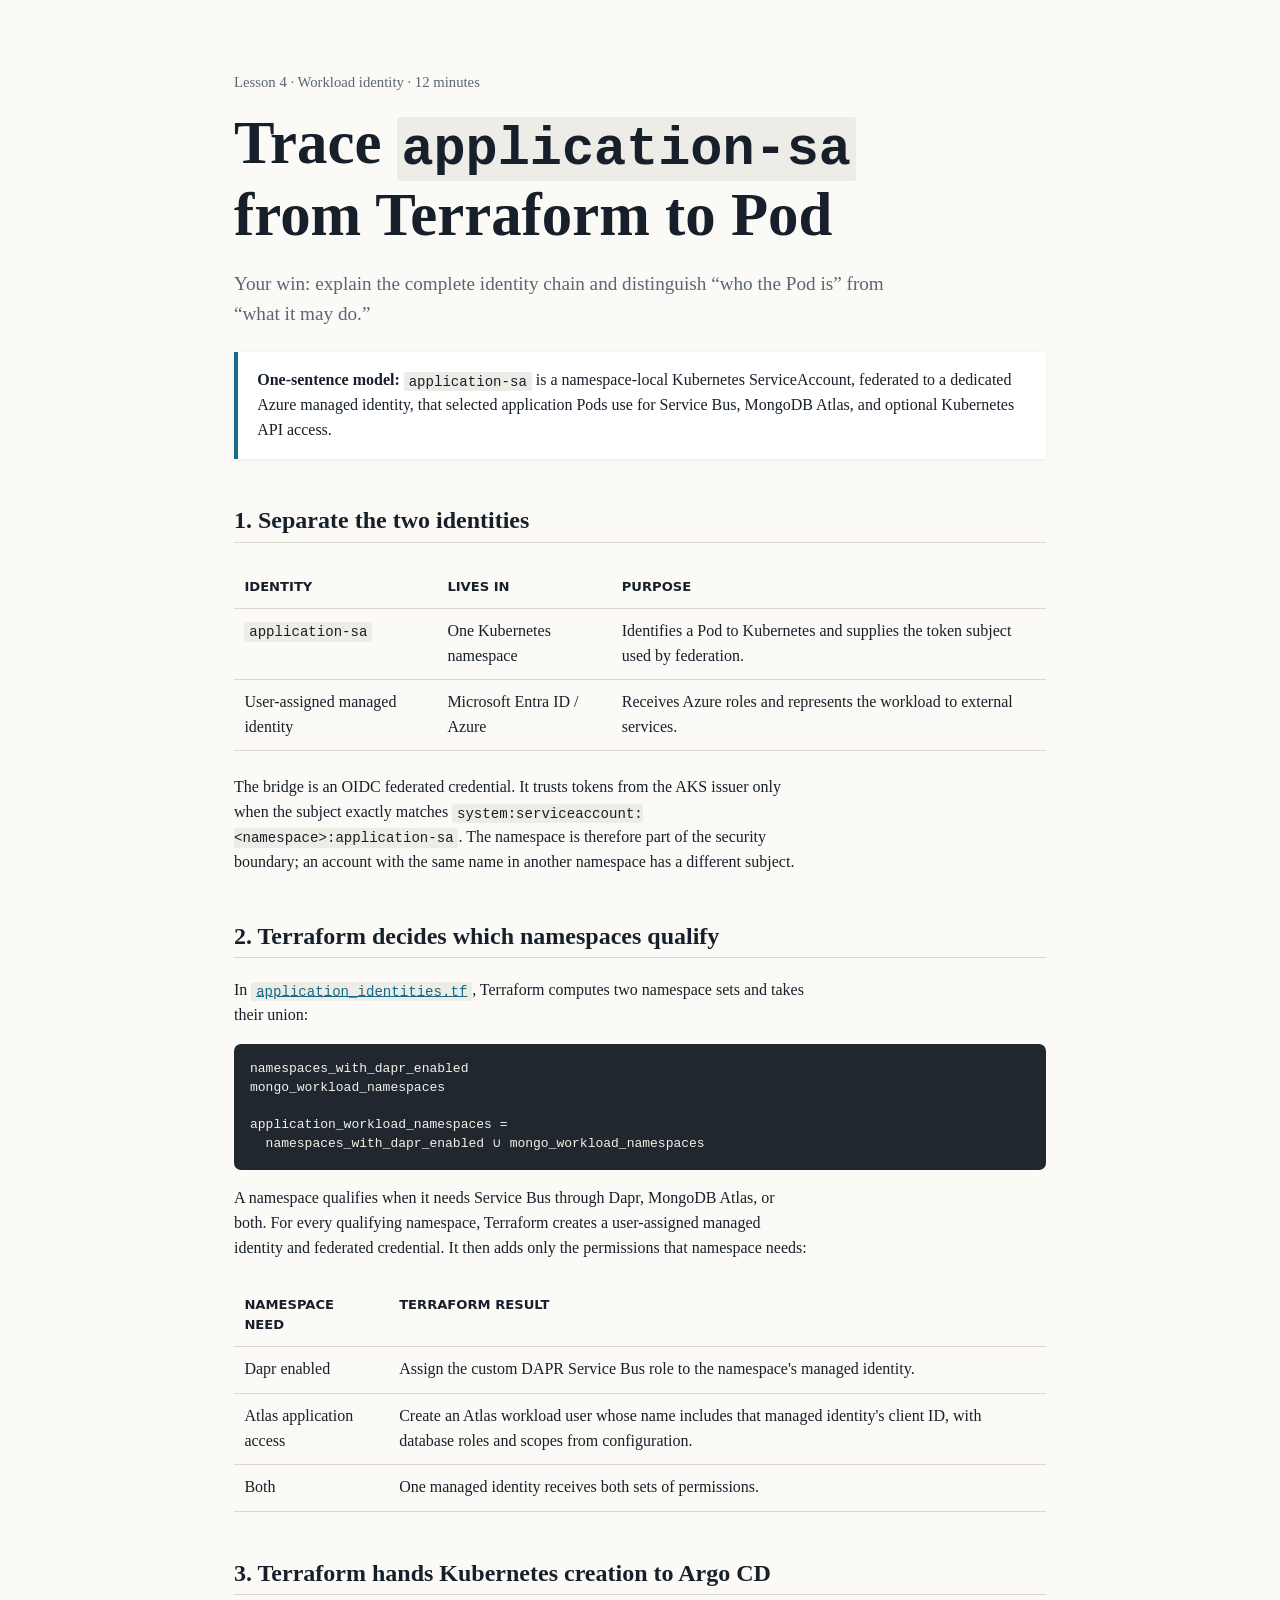
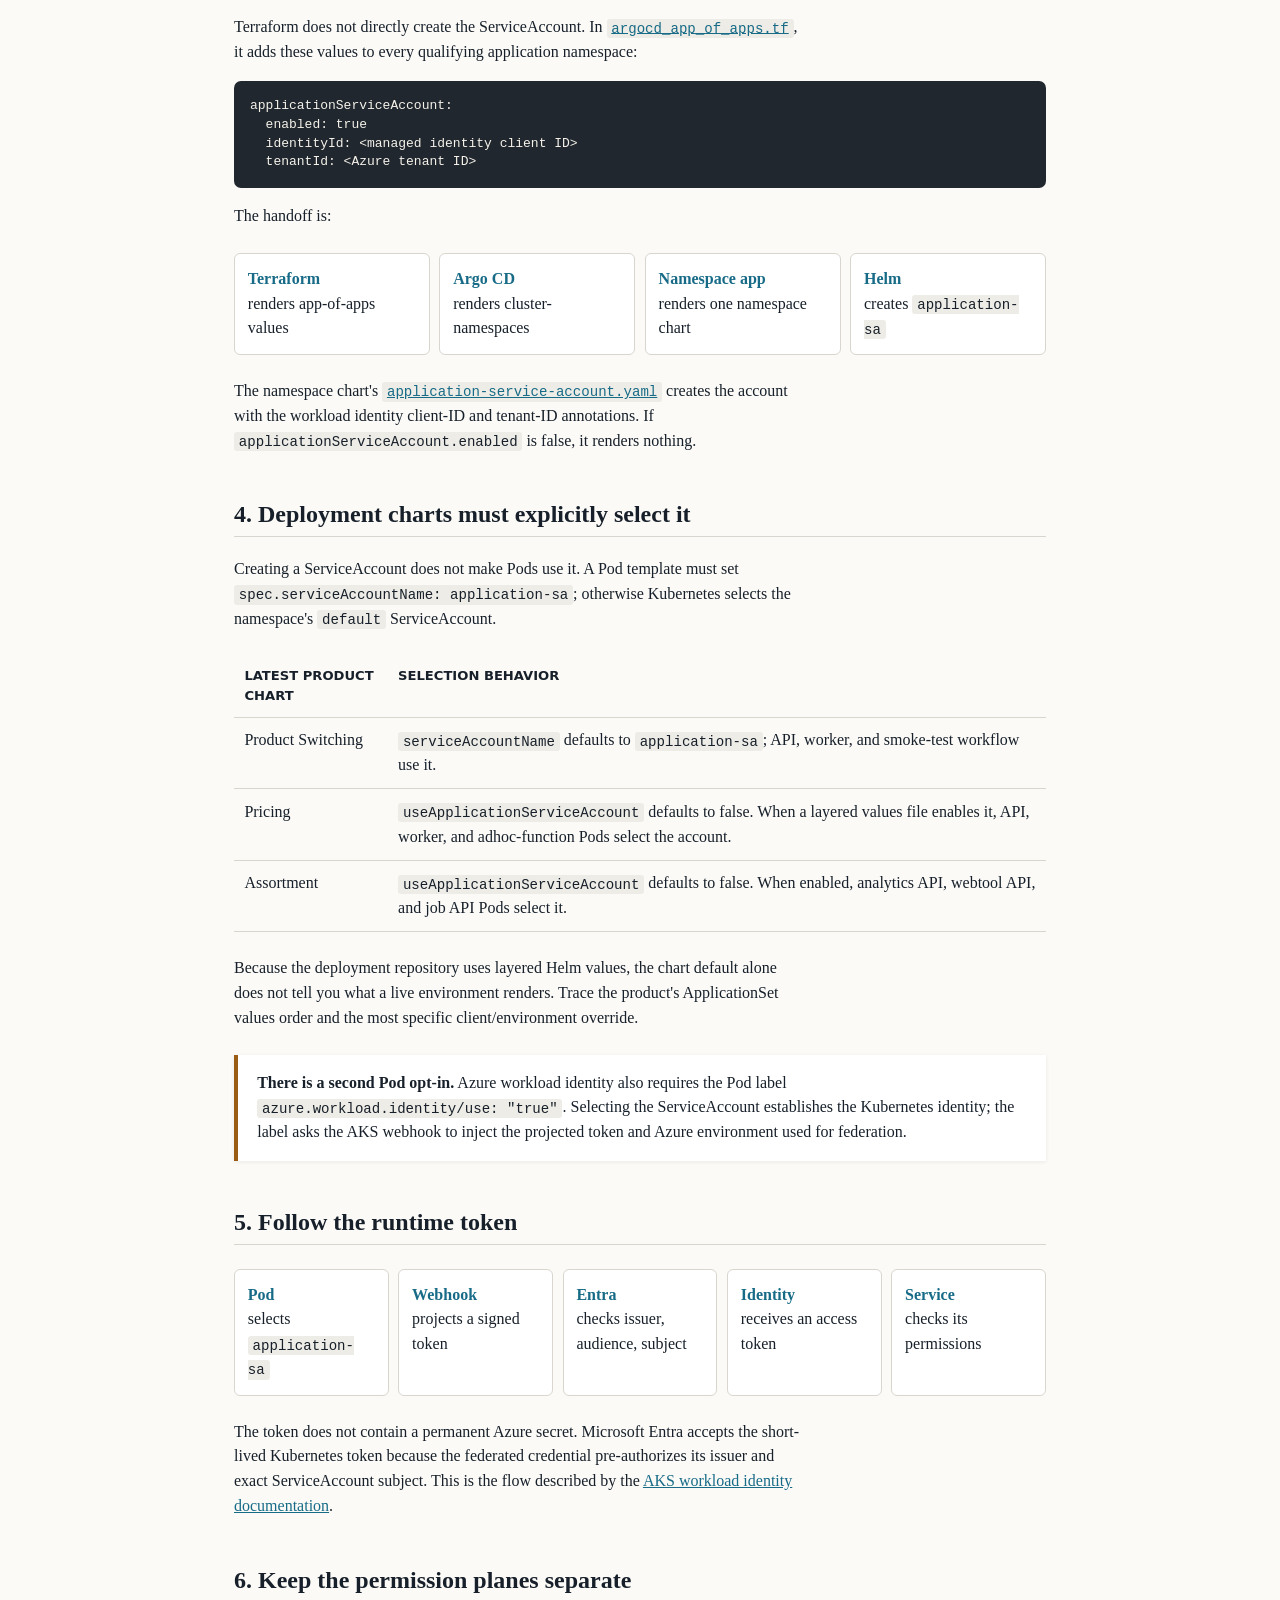
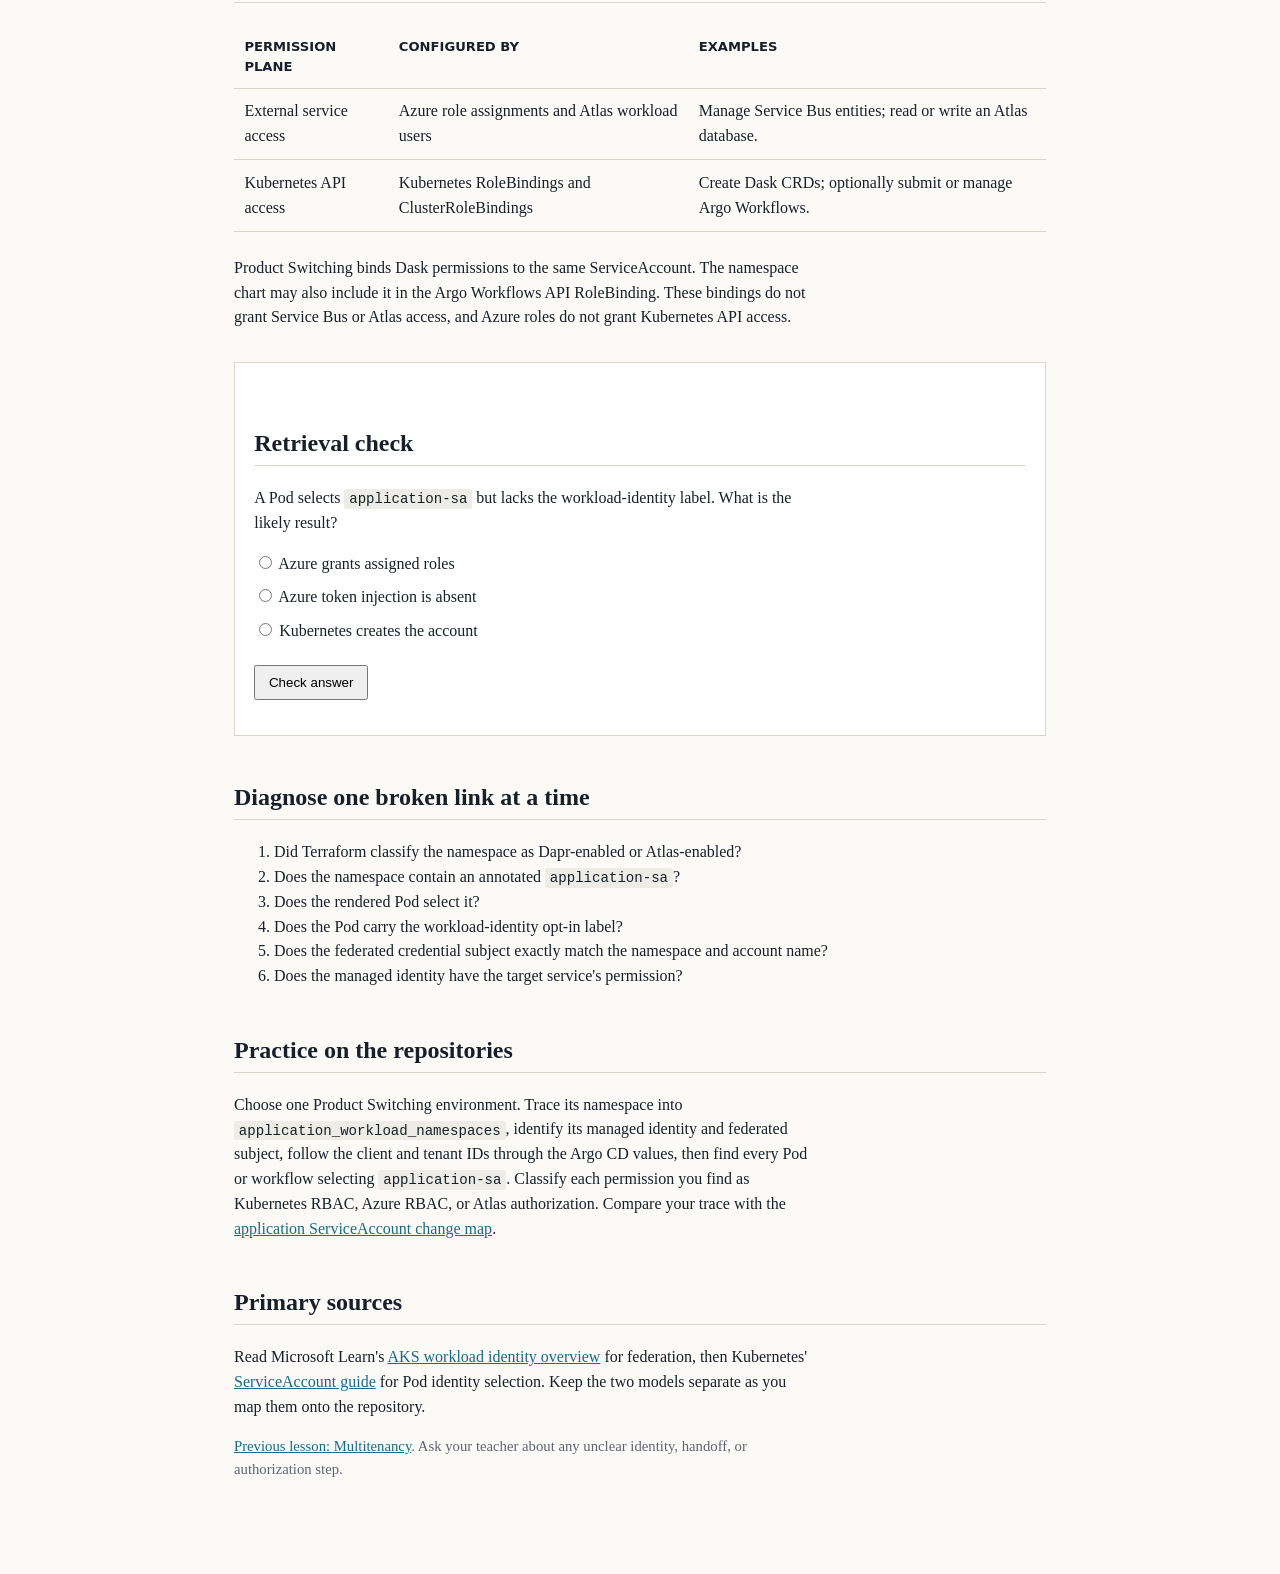
<file: lessons/0004-application-service-account.html>
<!doctype html>
<html lang="en">
<head>
  <meta charset="utf-8">
  <meta name="viewport" content="width=device-width, initial-scale=1">
  <title>Trace application-sa from Terraform to Pod</title>
  <link rel="stylesheet" href="../assets/course.css">
</head>
<body>
<main>
  <p class="fine">Lesson 4 · Workload identity · 12 minutes</p>
  <h1>Trace <code>application-sa</code> from Terraform to Pod</h1>
  <p class="lede">Your win: explain the complete identity chain and distinguish “who the Pod is” from “what it may do.”</p>

  <div class="callout">
    <strong>One-sentence model:</strong> <code>application-sa</code> is a namespace-local Kubernetes ServiceAccount, federated to a dedicated Azure managed identity, that selected application Pods use for Service Bus, MongoDB Atlas, and optional Kubernetes API access.
  </div>

  <h2>1. Separate the two identities</h2>
  <table>
    <thead><tr><th>Identity</th><th>Lives in</th><th>Purpose</th></tr></thead>
    <tbody>
      <tr><td><code>application-sa</code></td><td>One Kubernetes namespace</td><td>Identifies a Pod to Kubernetes and supplies the token subject used by federation.</td></tr>
      <tr><td>User-assigned managed identity</td><td>Microsoft Entra ID / Azure</td><td>Receives Azure roles and represents the workload to external services.</td></tr>
    </tbody>
  </table>
  <p>The bridge is an OIDC federated credential. It trusts tokens from the AKS issuer only when the subject exactly matches <code>system:serviceaccount:&lt;namespace&gt;:application-sa</code>. The namespace is therefore part of the security boundary; an account with the same name in another namespace has a different subject.</p>

  <h2>2. Terraform decides which namespaces qualify</h2>
  <p>In <a href="https://github.com/owg-digital/rtls-fabric-infrastructure/blob/master/tf/modules/compute/cluster-bootstrap/application_identities.tf"><code>application_identities.tf</code></a>, Terraform computes two namespace sets and takes their union:</p>
  <pre>namespaces_with_dapr_enabled
mongo_workload_namespaces

application_workload_namespaces =
  namespaces_with_dapr_enabled ∪ mongo_workload_namespaces</pre>
  <p>A namespace qualifies when it needs Service Bus through Dapr, MongoDB Atlas, or both. For every qualifying namespace, Terraform creates a user-assigned managed identity and federated credential. It then adds only the permissions that namespace needs:</p>
  <table>
    <thead><tr><th>Namespace need</th><th>Terraform result</th></tr></thead>
    <tbody>
      <tr><td>Dapr enabled</td><td>Assign the custom DAPR Service Bus role to the namespace's managed identity.</td></tr>
      <tr><td>Atlas application access</td><td>Create an Atlas workload user whose name includes that managed identity's client ID, with database roles and scopes from configuration.</td></tr>
      <tr><td>Both</td><td>One managed identity receives both sets of permissions.</td></tr>
    </tbody>
  </table>

  <h2>3. Terraform hands Kubernetes creation to Argo CD</h2>
  <p>Terraform does not directly create the ServiceAccount. In <a href="https://github.com/owg-digital/rtls-fabric-infrastructure/blob/master/tf/modules/compute/cluster-bootstrap/argocd_app_of_apps.tf"><code>argocd_app_of_apps.tf</code></a>, it adds these values to every qualifying application namespace:</p>
  <pre>applicationServiceAccount:
  enabled: true
  identityId: &lt;managed identity client ID&gt;
  tenantId: &lt;Azure tenant ID&gt;</pre>
  <p>The handoff is:</p>
  <div class="flow">
    <div><strong>Terraform</strong>renders app-of-apps values</div>
    <div><strong>Argo CD</strong>renders cluster-namespaces</div>
    <div><strong>Namespace app</strong>renders one namespace chart</div>
    <div><strong>Helm</strong>creates <code>application-sa</code></div>
  </div>
  <p>The namespace chart's <a href="https://github.com/owg-digital/rtls-fabric-infrastructure/blob/master/charts/cluster-apps/namespace/latest/templates/application-service-account.yaml"><code>application-service-account.yaml</code></a> creates the account with the workload identity client-ID and tenant-ID annotations. If <code>applicationServiceAccount.enabled</code> is false, it renders nothing.</p>

  <h2>4. Deployment charts must explicitly select it</h2>
  <p>Creating a ServiceAccount does not make Pods use it. A Pod template must set <code>spec.serviceAccountName: application-sa</code>; otherwise Kubernetes selects the namespace's <code>default</code> ServiceAccount.</p>
  <table>
    <thead><tr><th>Latest product chart</th><th>Selection behavior</th></tr></thead>
    <tbody>
      <tr><td>Product Switching</td><td><code>serviceAccountName</code> defaults to <code>application-sa</code>; API, worker, and smoke-test workflow use it.</td></tr>
      <tr><td>Pricing</td><td><code>useApplicationServiceAccount</code> defaults to false. When a layered values file enables it, API, worker, and adhoc-function Pods select the account.</td></tr>
      <tr><td>Assortment</td><td><code>useApplicationServiceAccount</code> defaults to false. When enabled, analytics API, webtool API, and job API Pods select it.</td></tr>
    </tbody>
  </table>
  <p>Because the deployment repository uses layered Helm values, the chart default alone does not tell you what a live environment renders. Trace the product's ApplicationSet values order and the most specific client/environment override.</p>

  <div class="callout warning">
    <strong>There is a second Pod opt-in.</strong> Azure workload identity also requires the Pod label <code>azure.workload.identity/use: "true"</code>. Selecting the ServiceAccount establishes the Kubernetes identity; the label asks the AKS webhook to inject the projected token and Azure environment used for federation.
  </div>

  <h2>5. Follow the runtime token</h2>
  <div class="flow">
    <div><strong>Pod</strong>selects <code>application-sa</code></div>
    <div><strong>Webhook</strong>projects a signed token</div>
    <div><strong>Entra</strong>checks issuer, audience, subject</div>
    <div><strong>Identity</strong>receives an access token</div>
    <div><strong>Service</strong>checks its permissions</div>
  </div>
  <p>The token does not contain a permanent Azure secret. Microsoft Entra accepts the short-lived Kubernetes token because the federated credential pre-authorizes its issuer and exact ServiceAccount subject. This is the flow described by the <a href="https://learn.microsoft.com/azure/aks/workload-identity-overview">AKS workload identity documentation</a>.</p>

  <h2>6. Keep the permission planes separate</h2>
  <table>
    <thead><tr><th>Permission plane</th><th>Configured by</th><th>Examples</th></tr></thead>
    <tbody>
      <tr><td>External service access</td><td>Azure role assignments and Atlas workload users</td><td>Manage Service Bus entities; read or write an Atlas database.</td></tr>
      <tr><td>Kubernetes API access</td><td>Kubernetes RoleBindings and ClusterRoleBindings</td><td>Create Dask CRDs; optionally submit or manage Argo Workflows.</td></tr>
    </tbody>
  </table>
  <p>Product Switching binds Dask permissions to the same ServiceAccount. The namespace chart may also include it in the Argo Workflows API RoleBinding. These bindings do not grant Service Bus or Atlas access, and Azure roles do not grant Kubernetes API access.</p>

  <section class="quiz" data-quiz
    data-correct-feedback="Correct. ServiceAccount selection and webhook opt-in are independent controls."
    data-wrong-feedback="Not quite. Naming the ServiceAccount does not itself trigger AKS workload-identity mutation.">
    <h2>Retrieval check</h2>
    <p>A Pod selects <code>application-sa</code> but lacks the workload-identity label. What is the likely result?</p>
    <label><input type="radio" name="q1"> Azure grants assigned roles</label>
    <label><input type="radio" name="q1" data-correct="true"> Azure token injection is absent</label>
    <label><input type="radio" name="q1"> Kubernetes creates the account</label>
    <button type="button">Check answer</button>
    <p class="feedback" aria-live="polite"></p>
  </section>

  <h2>Diagnose one broken link at a time</h2>
  <ol>
    <li>Did Terraform classify the namespace as Dapr-enabled or Atlas-enabled?</li>
    <li>Does the namespace contain an annotated <code>application-sa</code>?</li>
    <li>Does the rendered Pod select it?</li>
    <li>Does the Pod carry the workload-identity opt-in label?</li>
    <li>Does the federated credential subject exactly match the namespace and account name?</li>
    <li>Does the managed identity have the target service's permission?</li>
  </ol>

  <h2>Practice on the repositories</h2>
  <p>Choose one Product Switching environment. Trace its namespace into <code>application_workload_namespaces</code>, identify its managed identity and federated subject, follow the client and tenant IDs through the Argo CD values, then find every Pod or workflow selecting <code>application-sa</code>. Classify each permission you find as Kubernetes RBAC, Azure RBAC, or Atlas authorization. Compare your trace with the <a href="../reference/application-service-account-change-map.html">application ServiceAccount change map</a>.</p>

  <h2>Primary sources</h2>
  <p>Read Microsoft Learn's <a href="https://learn.microsoft.com/azure/aks/workload-identity-overview">AKS workload identity overview</a> for federation, then Kubernetes' <a href="https://kubernetes.io/docs/tasks/configure-pod-container/configure-service-account/">ServiceAccount guide</a> for Pod identity selection. Keep the two models separate as you map them onto the repository.</p>

  <p class="fine"><a href="0003-multitenancy-across-fabric.html">Previous lesson: Multitenancy</a>. Ask your teacher about any unclear identity, handoff, or authorization step.</p>
</main>
<script src="../assets/quiz.js"></script>
</body>
</html>
</file>
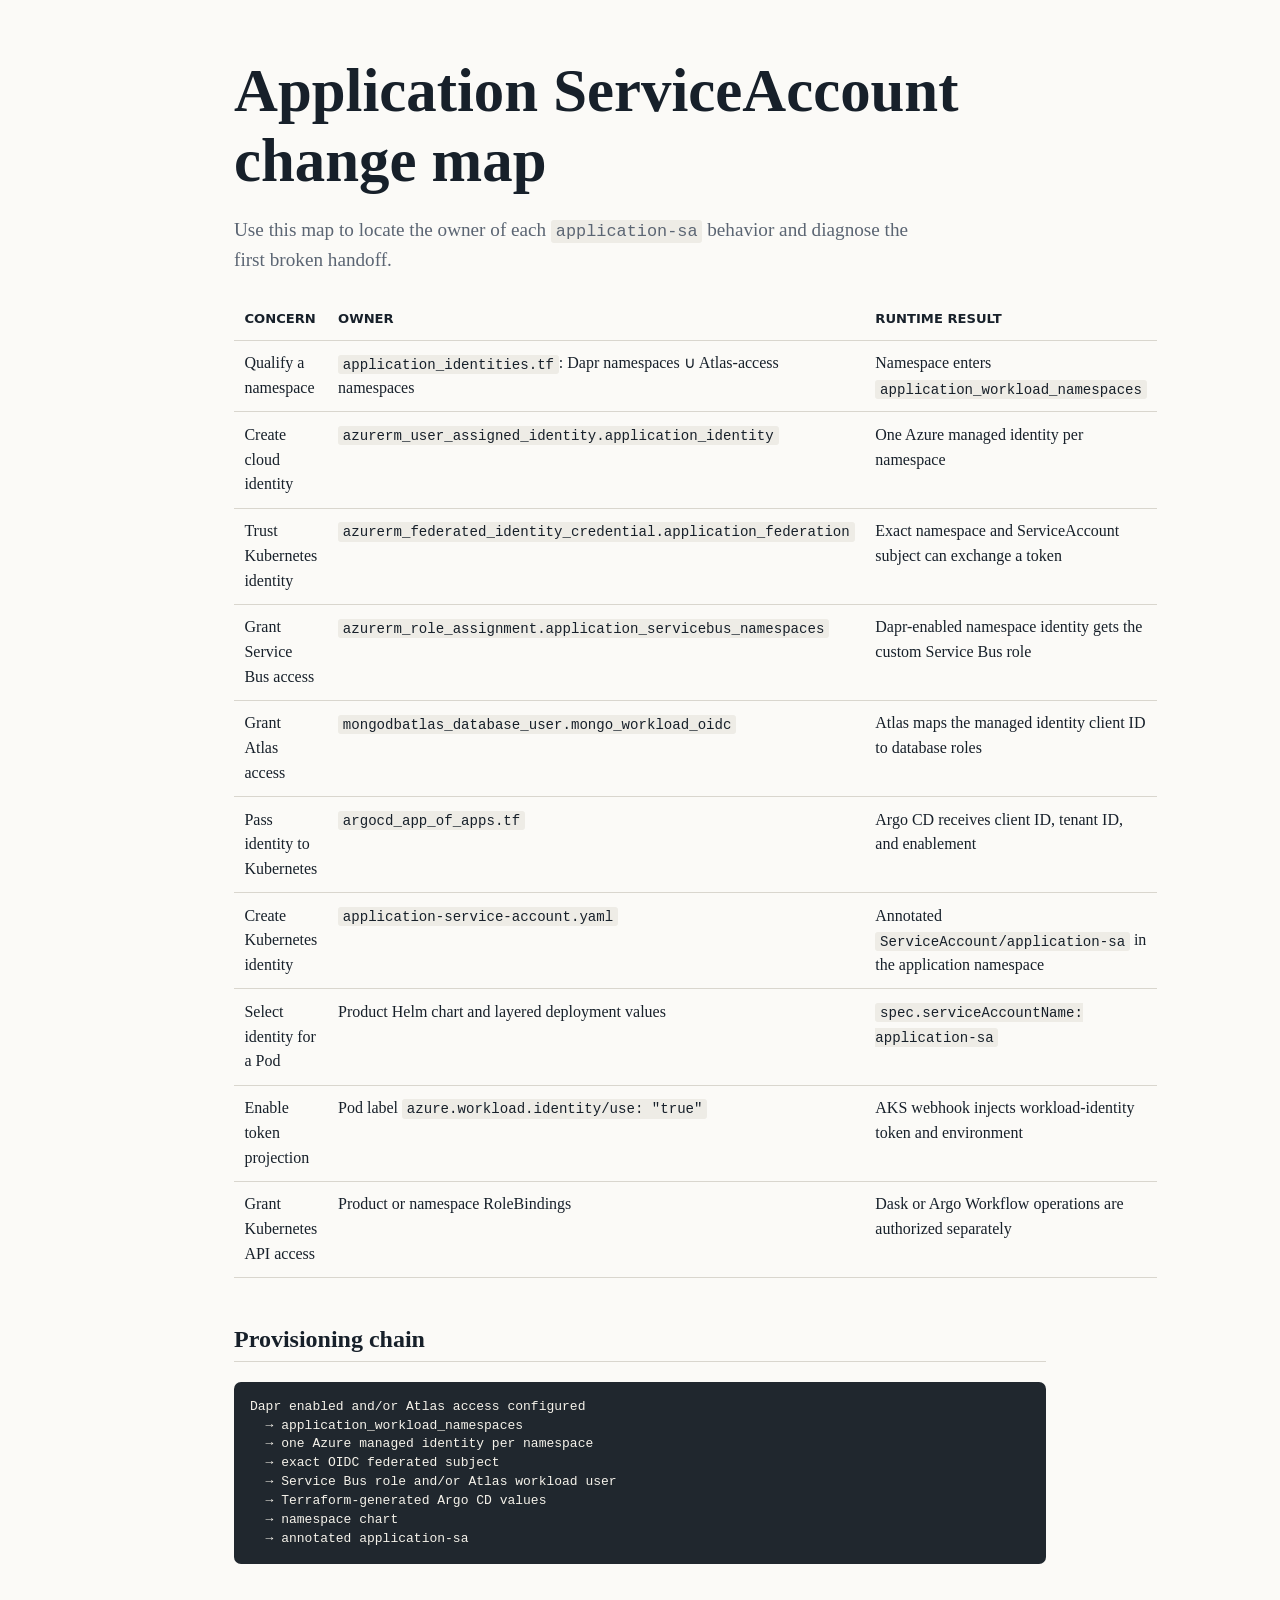
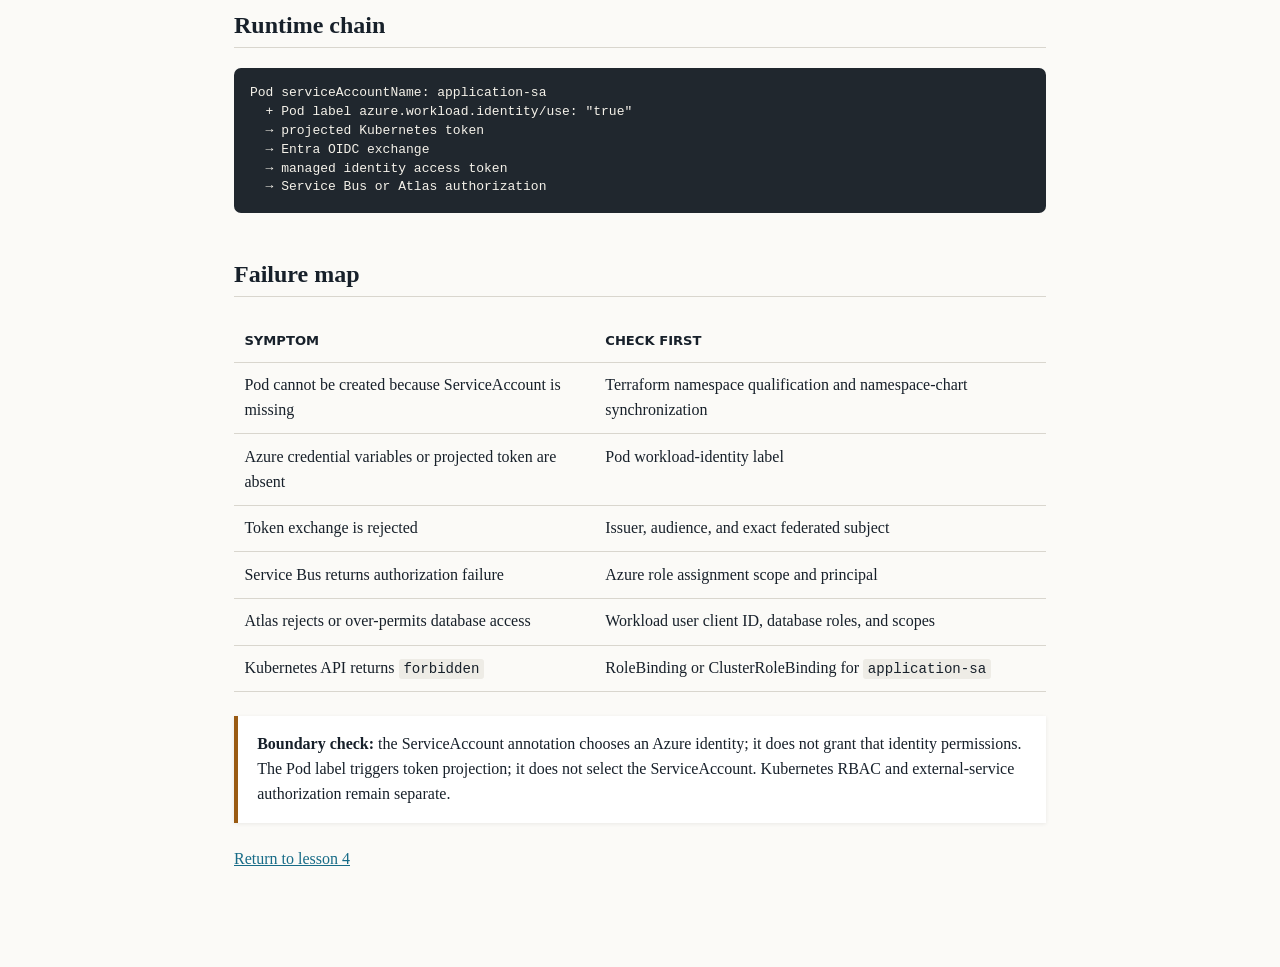
<file: reference/application-service-account-change-map.html>
<!doctype html>
<html lang="en">
<head>
  <meta charset="utf-8">
  <meta name="viewport" content="width=device-width, initial-scale=1">
  <title>Fabric application ServiceAccount change map</title>
  <link rel="stylesheet" href="../assets/course.css">
</head>
<body>
<main>
  <h1>Application ServiceAccount change map</h1>
  <p class="lede">Use this map to locate the owner of each <code>application-sa</code> behavior and diagnose the first broken handoff.</p>

  <table>
    <thead><tr><th>Concern</th><th>Owner</th><th>Runtime result</th></tr></thead>
    <tbody>
      <tr><td>Qualify a namespace</td><td><code>application_identities.tf</code>: Dapr namespaces ∪ Atlas-access namespaces</td><td>Namespace enters <code>application_workload_namespaces</code></td></tr>
      <tr><td>Create cloud identity</td><td><code>azurerm_user_assigned_identity.application_identity</code></td><td>One Azure managed identity per namespace</td></tr>
      <tr><td>Trust Kubernetes identity</td><td><code>azurerm_federated_identity_credential.application_federation</code></td><td>Exact namespace and ServiceAccount subject can exchange a token</td></tr>
      <tr><td>Grant Service Bus access</td><td><code>azurerm_role_assignment.application_servicebus_namespaces</code></td><td>Dapr-enabled namespace identity gets the custom Service Bus role</td></tr>
      <tr><td>Grant Atlas access</td><td><code>mongodbatlas_database_user.mongo_workload_oidc</code></td><td>Atlas maps the managed identity client ID to database roles</td></tr>
      <tr><td>Pass identity to Kubernetes</td><td><code>argocd_app_of_apps.tf</code></td><td>Argo CD receives client ID, tenant ID, and enablement</td></tr>
      <tr><td>Create Kubernetes identity</td><td><code>application-service-account.yaml</code></td><td>Annotated <code>ServiceAccount/application-sa</code> in the application namespace</td></tr>
      <tr><td>Select identity for a Pod</td><td>Product Helm chart and layered deployment values</td><td><code>spec.serviceAccountName: application-sa</code></td></tr>
      <tr><td>Enable token projection</td><td>Pod label <code>azure.workload.identity/use: "true"</code></td><td>AKS webhook injects workload-identity token and environment</td></tr>
      <tr><td>Grant Kubernetes API access</td><td>Product or namespace RoleBindings</td><td>Dask or Argo Workflow operations are authorized separately</td></tr>
    </tbody>
  </table>

  <h2>Provisioning chain</h2>
  <pre>Dapr enabled and/or Atlas access configured
  → application_workload_namespaces
  → one Azure managed identity per namespace
  → exact OIDC federated subject
  → Service Bus role and/or Atlas workload user
  → Terraform-generated Argo CD values
  → namespace chart
  → annotated application-sa</pre>

  <h2>Runtime chain</h2>
  <pre>Pod serviceAccountName: application-sa
  + Pod label azure.workload.identity/use: "true"
  → projected Kubernetes token
  → Entra OIDC exchange
  → managed identity access token
  → Service Bus or Atlas authorization</pre>

  <h2>Failure map</h2>
  <table>
    <thead><tr><th>Symptom</th><th>Check first</th></tr></thead>
    <tbody>
      <tr><td>Pod cannot be created because ServiceAccount is missing</td><td>Terraform namespace qualification and namespace-chart synchronization</td></tr>
      <tr><td>Azure credential variables or projected token are absent</td><td>Pod workload-identity label</td></tr>
      <tr><td>Token exchange is rejected</td><td>Issuer, audience, and exact federated subject</td></tr>
      <tr><td>Service Bus returns authorization failure</td><td>Azure role assignment scope and principal</td></tr>
      <tr><td>Atlas rejects or over-permits database access</td><td>Workload user client ID, database roles, and scopes</td></tr>
      <tr><td>Kubernetes API returns <code>forbidden</code></td><td>RoleBinding or ClusterRoleBinding for <code>application-sa</code></td></tr>
    </tbody>
  </table>

  <div class="callout warning">
    <strong>Boundary check:</strong> the ServiceAccount annotation chooses an Azure identity; it does not grant that identity permissions. The Pod label triggers token projection; it does not select the ServiceAccount. Kubernetes RBAC and external-service authorization remain separate.
  </div>

  <p><a href="../lessons/0004-application-service-account.html">Return to lesson 4</a></p>
</main>
</body>
</html>
</file>
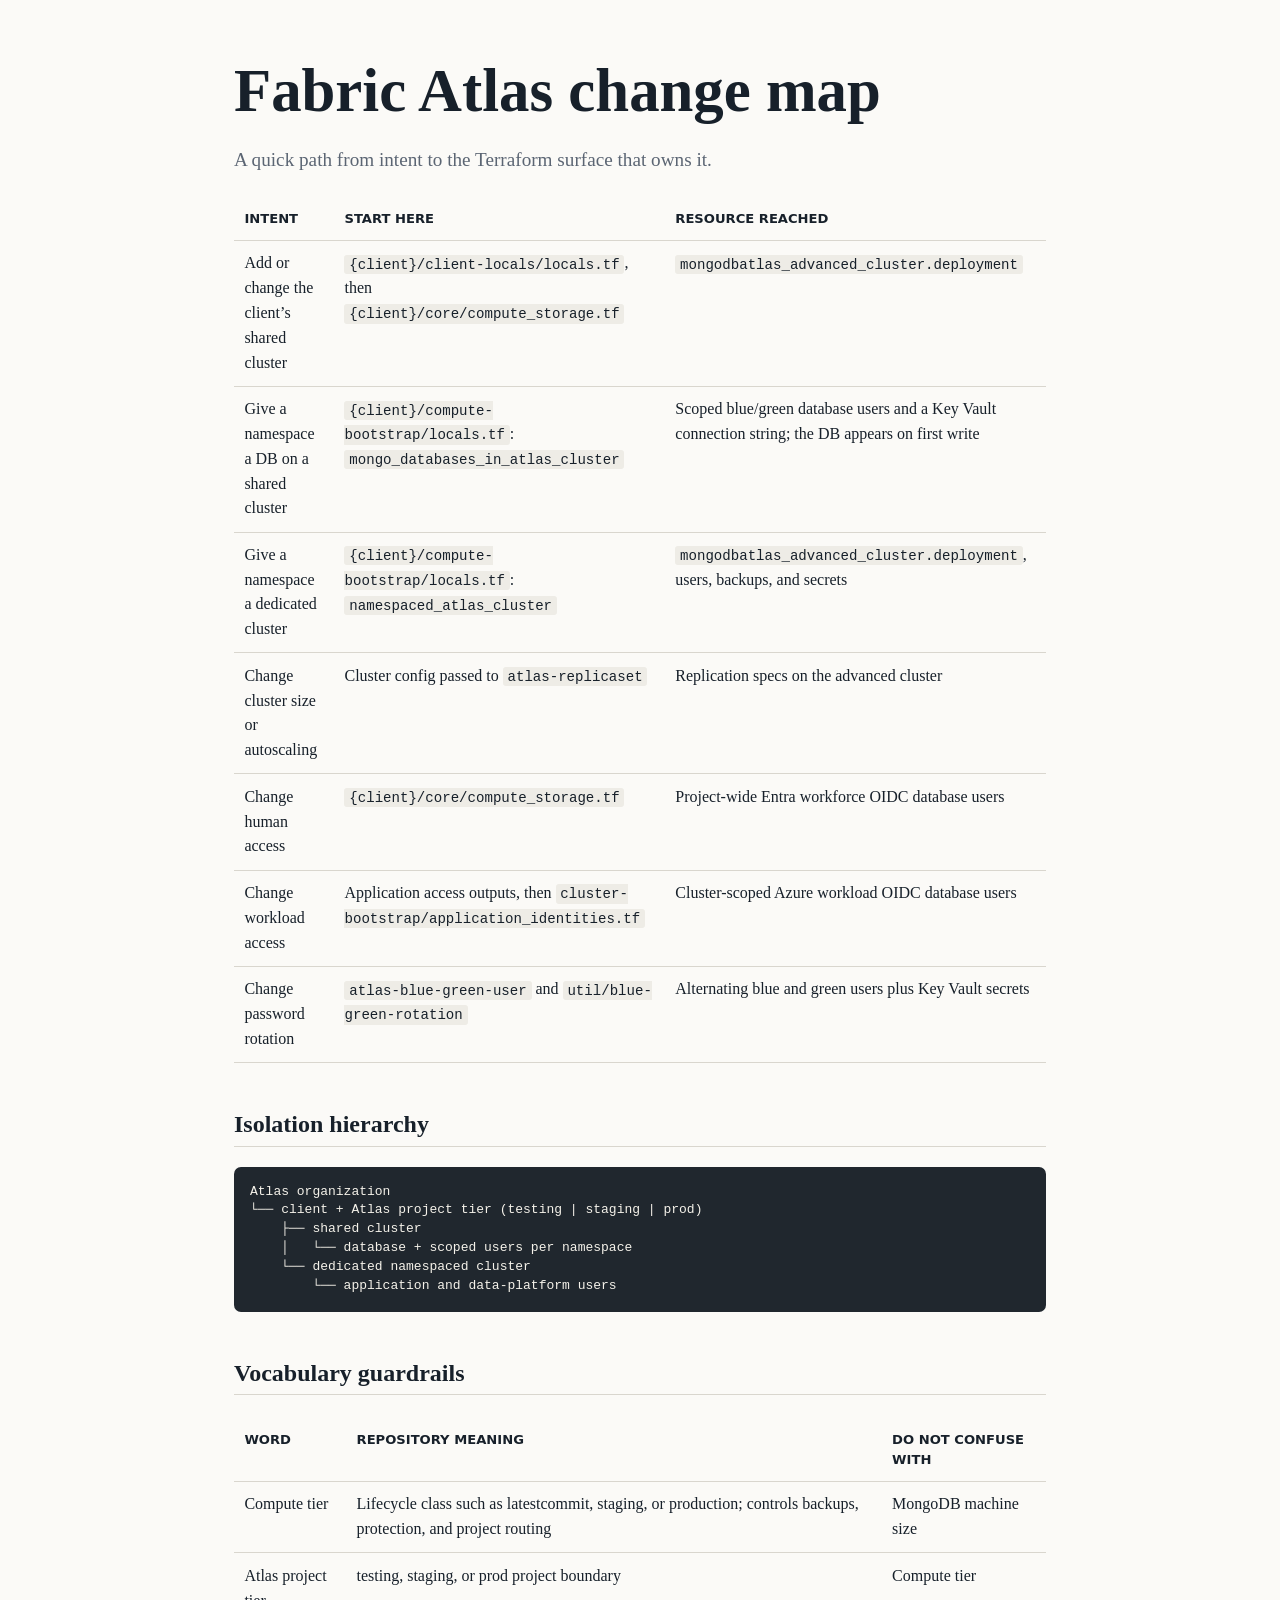
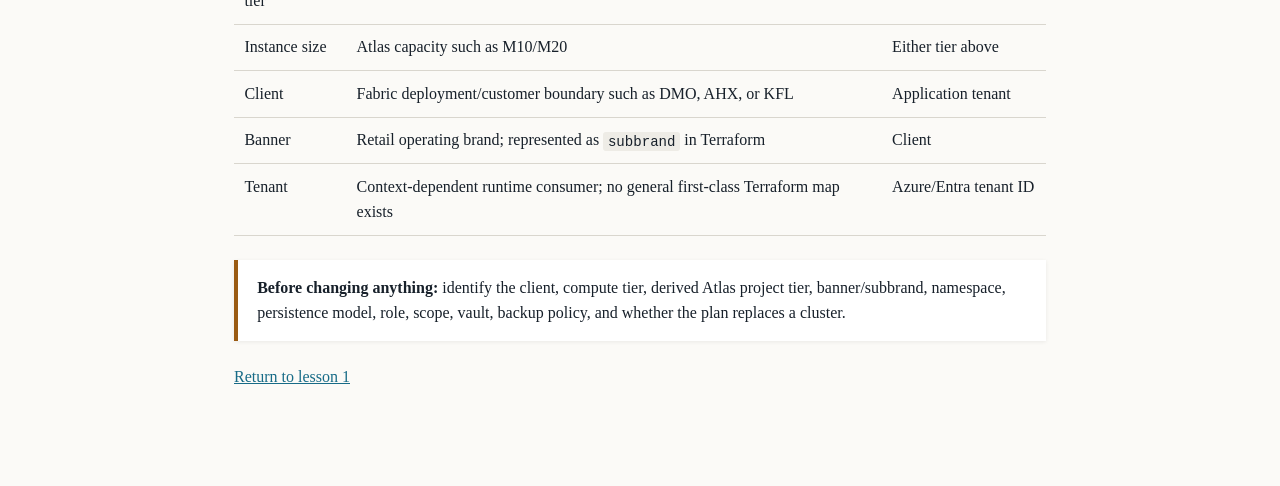
<file: reference/atlas-change-map.html>
<!doctype html>
<html lang="en">
<head>
  <meta charset="utf-8">
  <meta name="viewport" content="width=device-width, initial-scale=1">
  <title>Fabric Atlas change map</title>
  <link rel="stylesheet" href="../assets/course.css">
</head>
<body>
<main>
  <h1>Fabric Atlas change map</h1>
  <p class="lede">A quick path from intent to the Terraform surface that owns it.</p>

  <table>
    <thead><tr><th>Intent</th><th>Start here</th><th>Resource reached</th></tr></thead>
    <tbody>
      <tr><td>Add or change the client’s shared cluster</td><td><code>{client}/client-locals/locals.tf</code>, then <code>{client}/core/compute_storage.tf</code></td><td><code>mongodbatlas_advanced_cluster.deployment</code></td></tr>
      <tr><td>Give a namespace a DB on a shared cluster</td><td><code>{client}/compute-bootstrap/locals.tf</code>: <code>mongo_databases_in_atlas_cluster</code></td><td>Scoped blue/green database users and a Key Vault connection string; the DB appears on first write</td></tr>
      <tr><td>Give a namespace a dedicated cluster</td><td><code>{client}/compute-bootstrap/locals.tf</code>: <code>namespaced_atlas_cluster</code></td><td><code>mongodbatlas_advanced_cluster.deployment</code>, users, backups, and secrets</td></tr>
      <tr><td>Change cluster size or autoscaling</td><td>Cluster config passed to <code>atlas-replicaset</code></td><td>Replication specs on the advanced cluster</td></tr>
      <tr><td>Change human access</td><td><code>{client}/core/compute_storage.tf</code></td><td>Project-wide Entra workforce OIDC database users</td></tr>
      <tr><td>Change workload access</td><td>Application access outputs, then <code>cluster-bootstrap/application_identities.tf</code></td><td>Cluster-scoped Azure workload OIDC database users</td></tr>
      <tr><td>Change password rotation</td><td><code>atlas-blue-green-user</code> and <code>util/blue-green-rotation</code></td><td>Alternating blue and green users plus Key Vault secrets</td></tr>
    </tbody>
  </table>

  <h2>Isolation hierarchy</h2>
  <pre>Atlas organization
└── client + Atlas project tier (testing | staging | prod)
    ├── shared cluster
    │   └── database + scoped users per namespace
    └── dedicated namespaced cluster
        └── application and data-platform users</pre>

  <h2>Vocabulary guardrails</h2>
  <table>
    <thead><tr><th>Word</th><th>Repository meaning</th><th>Do not confuse with</th></tr></thead>
    <tbody>
      <tr><td>Compute tier</td><td>Lifecycle class such as latestcommit, staging, or production; controls backups, protection, and project routing</td><td>MongoDB machine size</td></tr>
      <tr><td>Atlas project tier</td><td>testing, staging, or prod project boundary</td><td>Compute tier</td></tr>
      <tr><td>Instance size</td><td>Atlas capacity such as M10/M20</td><td>Either tier above</td></tr>
      <tr><td>Client</td><td>Fabric deployment/customer boundary such as DMO, AHX, or KFL</td><td>Application tenant</td></tr>
      <tr><td>Banner</td><td>Retail operating brand; represented as <code>subbrand</code> in Terraform</td><td>Client</td></tr>
      <tr><td>Tenant</td><td>Context-dependent runtime consumer; no general first-class Terraform map exists</td><td>Azure/Entra tenant ID</td></tr>
    </tbody>
  </table>

  <div class="callout warning">
    <strong>Before changing anything:</strong> identify the client, compute tier, derived Atlas project tier,
    banner/subbrand, namespace, persistence model, role, scope, vault, backup policy, and whether the plan replaces a cluster.
  </div>
  <p><a href="../lessons/0001-trace-atlas-provisioning.html">Return to lesson 1</a></p>
</main>
</body>
</html>
</file>
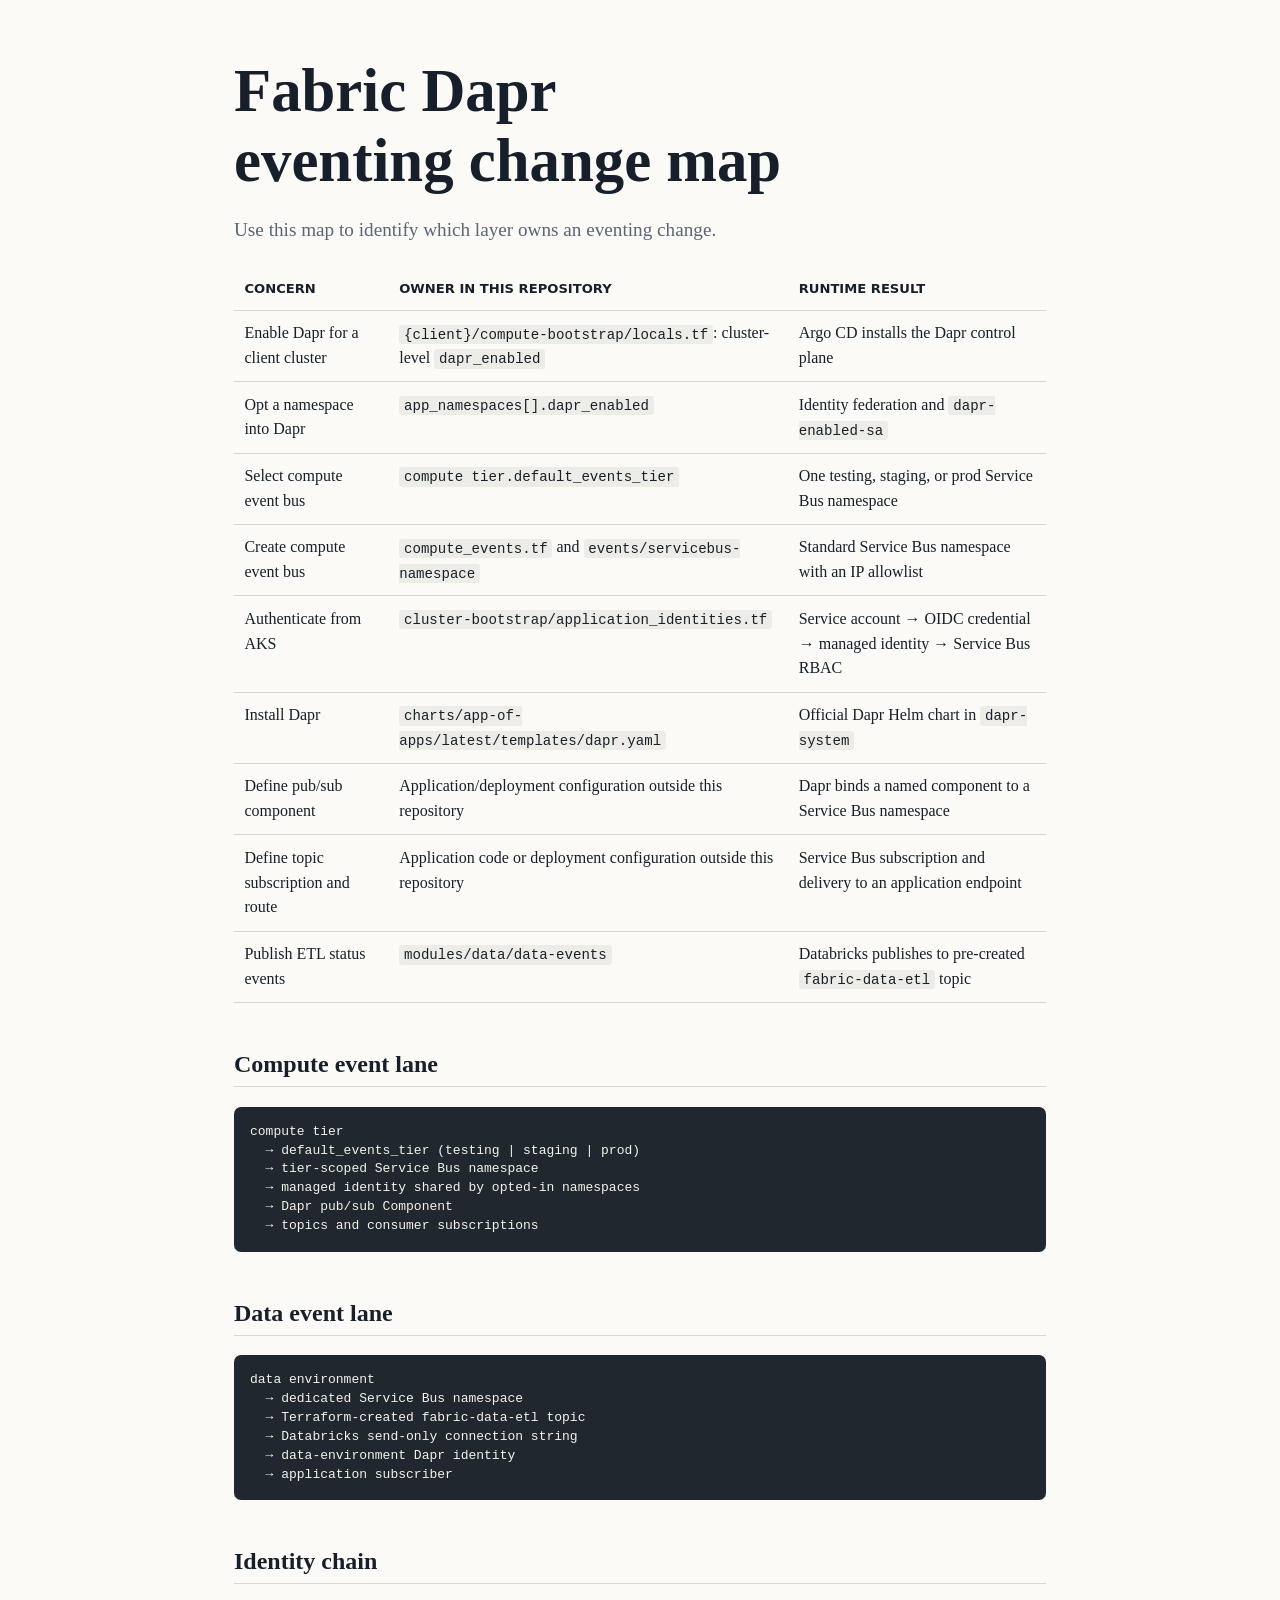
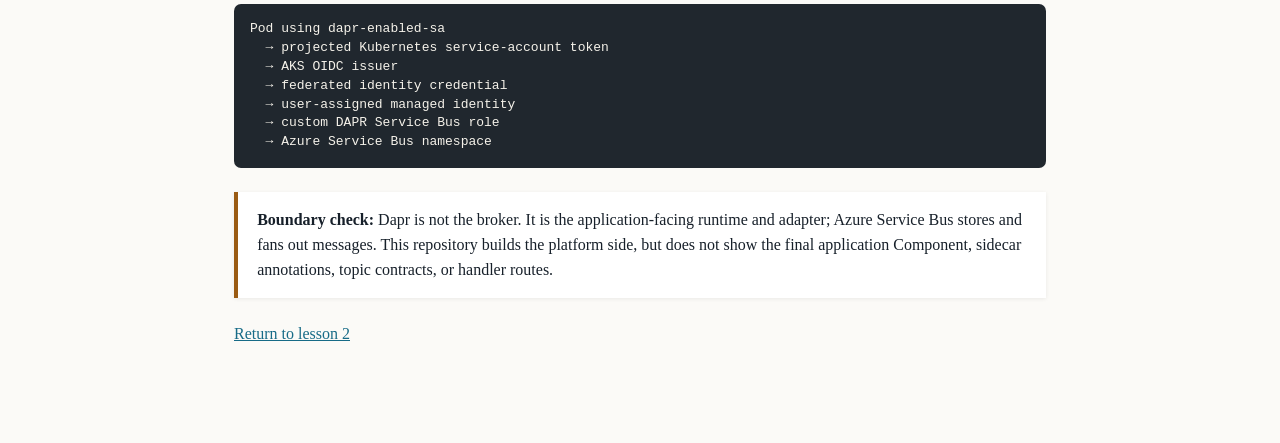
<file: reference/dapr-eventing-change-map.html>
<!doctype html>
<html lang="en">
<head>
  <meta charset="utf-8">
  <meta name="viewport" content="width=device-width, initial-scale=1">
  <title>Fabric Dapr eventing change map</title>
  <link rel="stylesheet" href="../assets/course.css">
</head>
<body>
<main>
  <h1>Fabric Dapr eventing change map</h1>
  <p class="lede">Use this map to identify which layer owns an eventing change.</p>

  <table>
    <thead><tr><th>Concern</th><th>Owner in this repository</th><th>Runtime result</th></tr></thead>
    <tbody>
      <tr><td>Enable Dapr for a client cluster</td><td><code>{client}/compute-bootstrap/locals.tf</code>: cluster-level <code>dapr_enabled</code></td><td>Argo CD installs the Dapr control plane</td></tr>
      <tr><td>Opt a namespace into Dapr</td><td><code>app_namespaces[].dapr_enabled</code></td><td>Identity federation and <code>dapr-enabled-sa</code></td></tr>
      <tr><td>Select compute event bus</td><td><code>compute tier.default_events_tier</code></td><td>One testing, staging, or prod Service Bus namespace</td></tr>
      <tr><td>Create compute event bus</td><td><code>compute_events.tf</code> and <code>events/servicebus-namespace</code></td><td>Standard Service Bus namespace with an IP allowlist</td></tr>
      <tr><td>Authenticate from AKS</td><td><code>cluster-bootstrap/application_identities.tf</code></td><td>Service account → OIDC credential → managed identity → Service Bus RBAC</td></tr>
      <tr><td>Install Dapr</td><td><code>charts/app-of-apps/latest/templates/dapr.yaml</code></td><td>Official Dapr Helm chart in <code>dapr-system</code></td></tr>
      <tr><td>Define pub/sub component</td><td>Application/deployment configuration outside this repository</td><td>Dapr binds a named component to a Service Bus namespace</td></tr>
      <tr><td>Define topic subscription and route</td><td>Application code or deployment configuration outside this repository</td><td>Service Bus subscription and delivery to an application endpoint</td></tr>
      <tr><td>Publish ETL status events</td><td><code>modules/data/data-events</code></td><td>Databricks publishes to pre-created <code>fabric-data-etl</code> topic</td></tr>
    </tbody>
  </table>

  <h2>Compute event lane</h2>
  <pre>compute tier
  → default_events_tier (testing | staging | prod)
  → tier-scoped Service Bus namespace
  → managed identity shared by opted-in namespaces
  → Dapr pub/sub Component
  → topics and consumer subscriptions</pre>

  <h2>Data event lane</h2>
  <pre>data environment
  → dedicated Service Bus namespace
  → Terraform-created fabric-data-etl topic
  → Databricks send-only connection string
  → data-environment Dapr identity
  → application subscriber</pre>

  <h2>Identity chain</h2>
  <pre>Pod using dapr-enabled-sa
  → projected Kubernetes service-account token
  → AKS OIDC issuer
  → federated identity credential
  → user-assigned managed identity
  → custom DAPR Service Bus role
  → Azure Service Bus namespace</pre>

  <div class="callout warning">
    <strong>Boundary check:</strong> Dapr is not the broker. It is the application-facing runtime and adapter;
    Azure Service Bus stores and fans out messages. This repository builds the platform side, but does not show
    the final application Component, sidecar annotations, topic contracts, or handler routes.
  </div>

  <p><a href="../lessons/0002-dapr-eventing-architecture.html">Return to lesson 2</a></p>
</main>
</body>
</html>
</file>
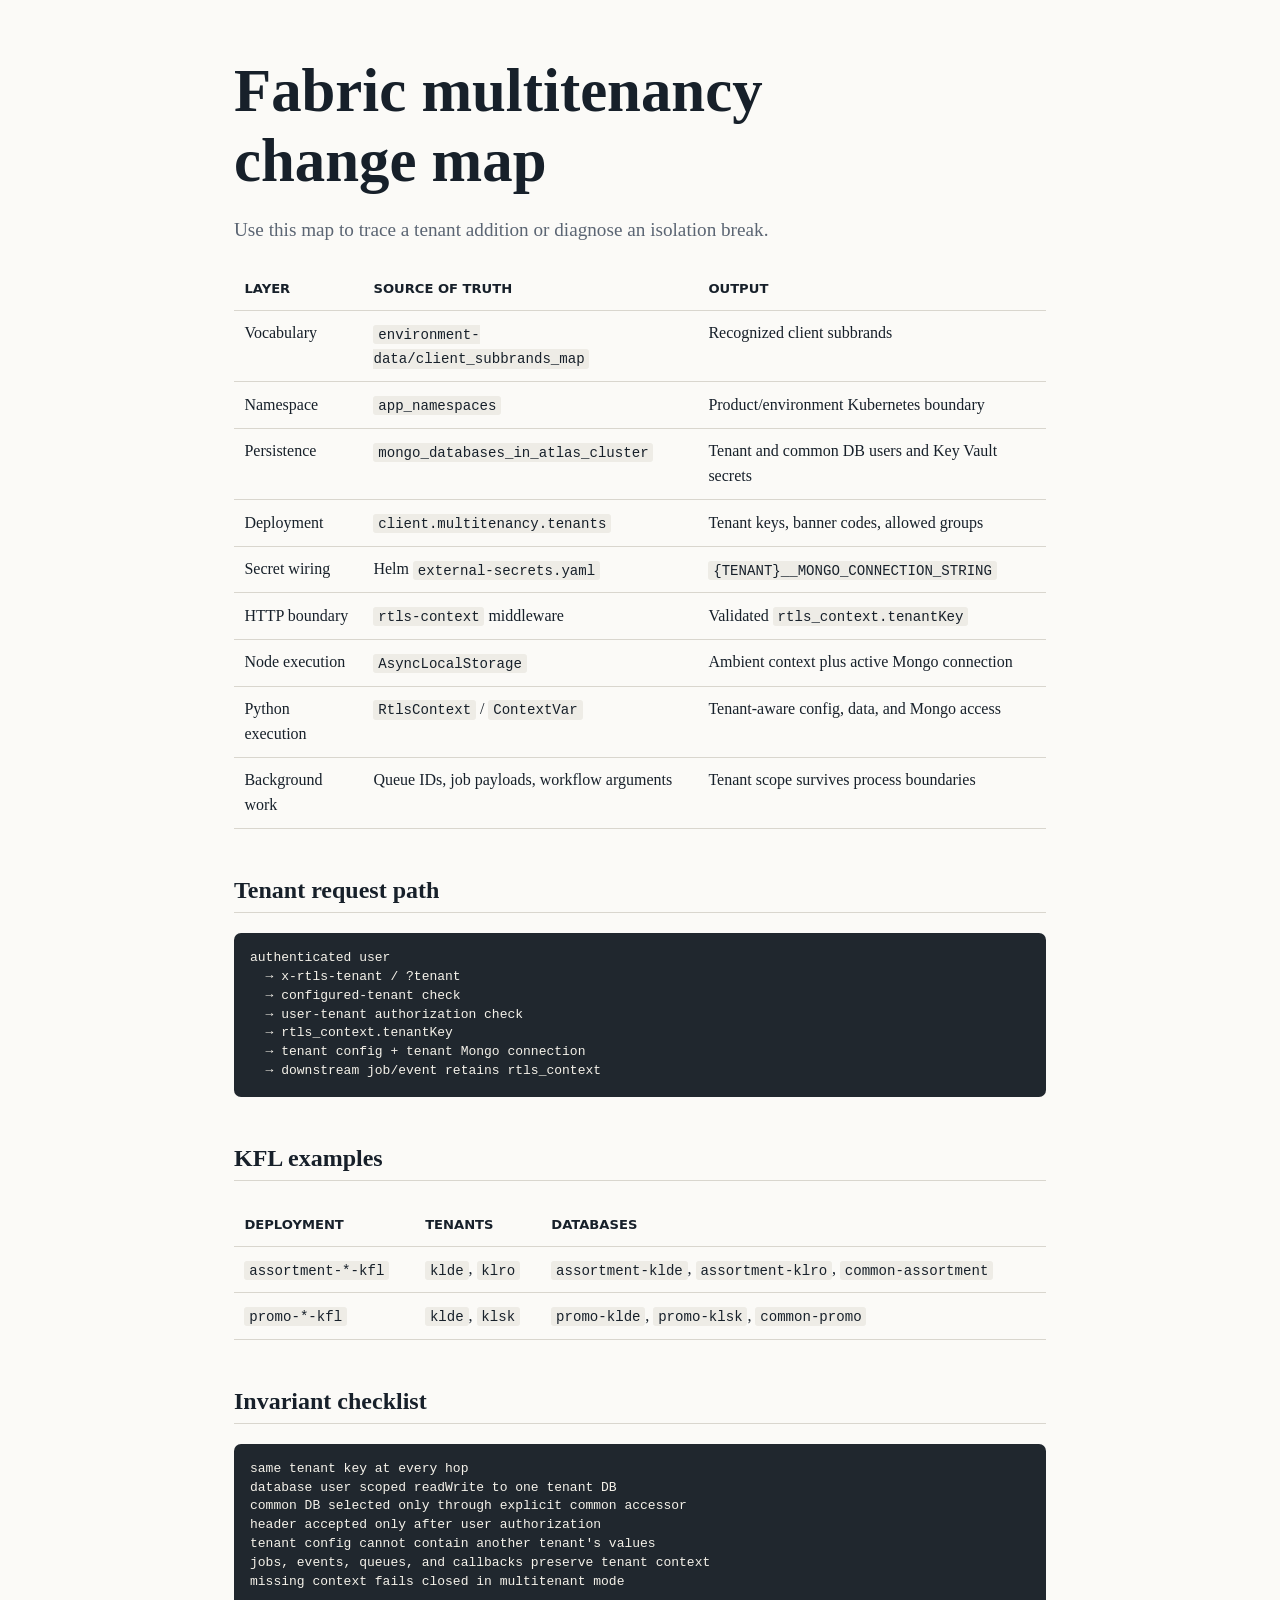
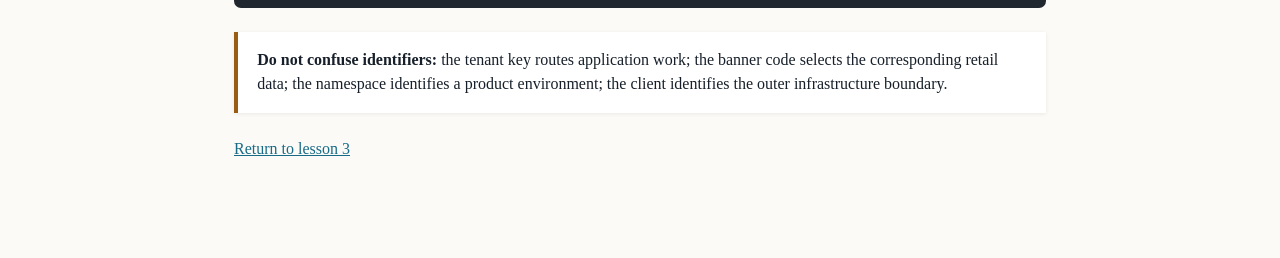
<file: reference/multitenancy-change-map.html>
<!doctype html>
<html lang="en">
<head>
  <meta charset="utf-8">
  <meta name="viewport" content="width=device-width, initial-scale=1">
  <title>Fabric multitenancy change map</title>
  <link rel="stylesheet" href="../assets/course.css">
</head>
<body>
<main>
  <h1>Fabric multitenancy change map</h1>
  <p class="lede">Use this map to trace a tenant addition or diagnose an isolation break.</p>

  <table>
    <thead><tr><th>Layer</th><th>Source of truth</th><th>Output</th></tr></thead>
    <tbody>
      <tr><td>Vocabulary</td><td><code>environment-data/client_subbrands_map</code></td><td>Recognized client subbrands</td></tr>
      <tr><td>Namespace</td><td><code>app_namespaces</code></td><td>Product/environment Kubernetes boundary</td></tr>
      <tr><td>Persistence</td><td><code>mongo_databases_in_atlas_cluster</code></td><td>Tenant and common DB users and Key Vault secrets</td></tr>
      <tr><td>Deployment</td><td><code>client.multitenancy.tenants</code></td><td>Tenant keys, banner codes, allowed groups</td></tr>
      <tr><td>Secret wiring</td><td>Helm <code>external-secrets.yaml</code></td><td><code>{TENANT}__MONGO_CONNECTION_STRING</code></td></tr>
      <tr><td>HTTP boundary</td><td><code>rtls-context</code> middleware</td><td>Validated <code>rtls_context.tenantKey</code></td></tr>
      <tr><td>Node execution</td><td><code>AsyncLocalStorage</code></td><td>Ambient context plus active Mongo connection</td></tr>
      <tr><td>Python execution</td><td><code>RtlsContext</code> / <code>ContextVar</code></td><td>Tenant-aware config, data, and Mongo access</td></tr>
      <tr><td>Background work</td><td>Queue IDs, job payloads, workflow arguments</td><td>Tenant scope survives process boundaries</td></tr>
    </tbody>
  </table>

  <h2>Tenant request path</h2>
  <pre>authenticated user
  → x-rtls-tenant / ?tenant
  → configured-tenant check
  → user-tenant authorization check
  → rtls_context.tenantKey
  → tenant config + tenant Mongo connection
  → downstream job/event retains rtls_context</pre>

  <h2>KFL examples</h2>
  <table>
    <thead><tr><th>Deployment</th><th>Tenants</th><th>Databases</th></tr></thead>
    <tbody>
      <tr><td><code>assortment-*-kfl</code></td><td><code>klde</code>, <code>klro</code></td><td><code>assortment-klde</code>, <code>assortment-klro</code>, <code>common-assortment</code></td></tr>
      <tr><td><code>promo-*-kfl</code></td><td><code>klde</code>, <code>klsk</code></td><td><code>promo-klde</code>, <code>promo-klsk</code>, <code>common-promo</code></td></tr>
    </tbody>
  </table>

  <h2>Invariant checklist</h2>
  <pre>same tenant key at every hop
database user scoped readWrite to one tenant DB
common DB selected only through explicit common accessor
header accepted only after user authorization
tenant config cannot contain another tenant's values
jobs, events, queues, and callbacks preserve tenant context
missing context fails closed in multitenant mode</pre>

  <div class="callout warning">
    <strong>Do not confuse identifiers:</strong> the tenant key routes application work; the banner code selects
    the corresponding retail data; the namespace identifies a product environment; the client identifies the
    outer infrastructure boundary.
  </div>

  <p><a href="../lessons/0003-multitenancy-across-fabric.html">Return to lesson 3</a></p>
</main>
</body>
</html>
</file>
<file: assets/course.css>
:root {
  color-scheme: light;
  --ink: #17202a;
  --muted: #5b6573;
  --paper: #fbfaf7;
  --panel: #ffffff;
  --line: #d9d6ce;
  --accent: #176b87;
  --warn: #9a5b13;
  --good: #236b3b;
  font-family: ui-serif, Georgia, Cambria, "Times New Roman", serif;
}

* { box-sizing: border-box; }
body {
  margin: 0;
  color: var(--ink);
  background: var(--paper);
  line-height: 1.55;
}
main {
  max-width: 860px;
  margin: 0 auto;
  padding: 3.5rem 1.5rem 5rem;
}
h1, h2, h3 {
  line-height: 1.15;
  text-wrap: balance;
}
h1 { font-size: clamp(2.1rem, 6vw, 3.8rem); margin: 0 0 1rem; }
h2 { margin-top: 3rem; border-bottom: 1px solid var(--line); padding-bottom: .45rem; }
h3 { margin-top: 1.8rem; }
p, li { max-width: 72ch; }
a { color: var(--accent); }
code {
  font-family: ui-monospace, SFMono-Regular, Menlo, monospace;
  font-size: .88em;
  background: #eeece6;
  padding: .1rem .3rem;
  border-radius: 3px;
}
pre {
  overflow-x: auto;
  padding: 1rem;
  background: #20272e;
  color: #f5f2ea;
  border-radius: 7px;
  line-height: 1.45;
}
.lede { color: var(--muted); font-size: 1.2rem; }
.callout {
  margin: 1.5rem 0;
  padding: 1rem 1.2rem;
  background: var(--panel);
  border-left: 4px solid var(--accent);
  box-shadow: 0 1px 4px #00000012;
}
.warning { border-left-color: var(--warn); }
.flow {
  display: grid;
  grid-template-columns: repeat(auto-fit, minmax(145px, 1fr));
  gap: .6rem;
  margin: 1.5rem 0;
}
.flow div {
  padding: .8rem;
  border: 1px solid var(--line);
  background: var(--panel);
  border-radius: 6px;
}
.flow strong { display: block; color: var(--accent); }
table { width: 100%; border-collapse: collapse; margin: 1.5rem 0; }
th, td { text-align: left; vertical-align: top; padding: .65rem; border-bottom: 1px solid var(--line); }
th { font-family: ui-sans-serif, system-ui, sans-serif; font-size: .82rem; text-transform: uppercase; }
.quiz {
  margin-top: 2rem;
  padding: 1.2rem;
  border: 1px solid var(--line);
  background: var(--panel);
}
.quiz label { display: block; margin: .55rem 0; }
.quiz button { margin-top: .8rem; padding: .5rem .8rem; }
.feedback { font-weight: bold; color: var(--good); }
.fine { color: var(--muted); font-size: .92rem; }
@media print {
  body { background: white; }
  main { max-width: none; padding: 0; }
  .quiz button { display: none; }
  a { color: inherit; text-decoration: none; }
}
</file>
